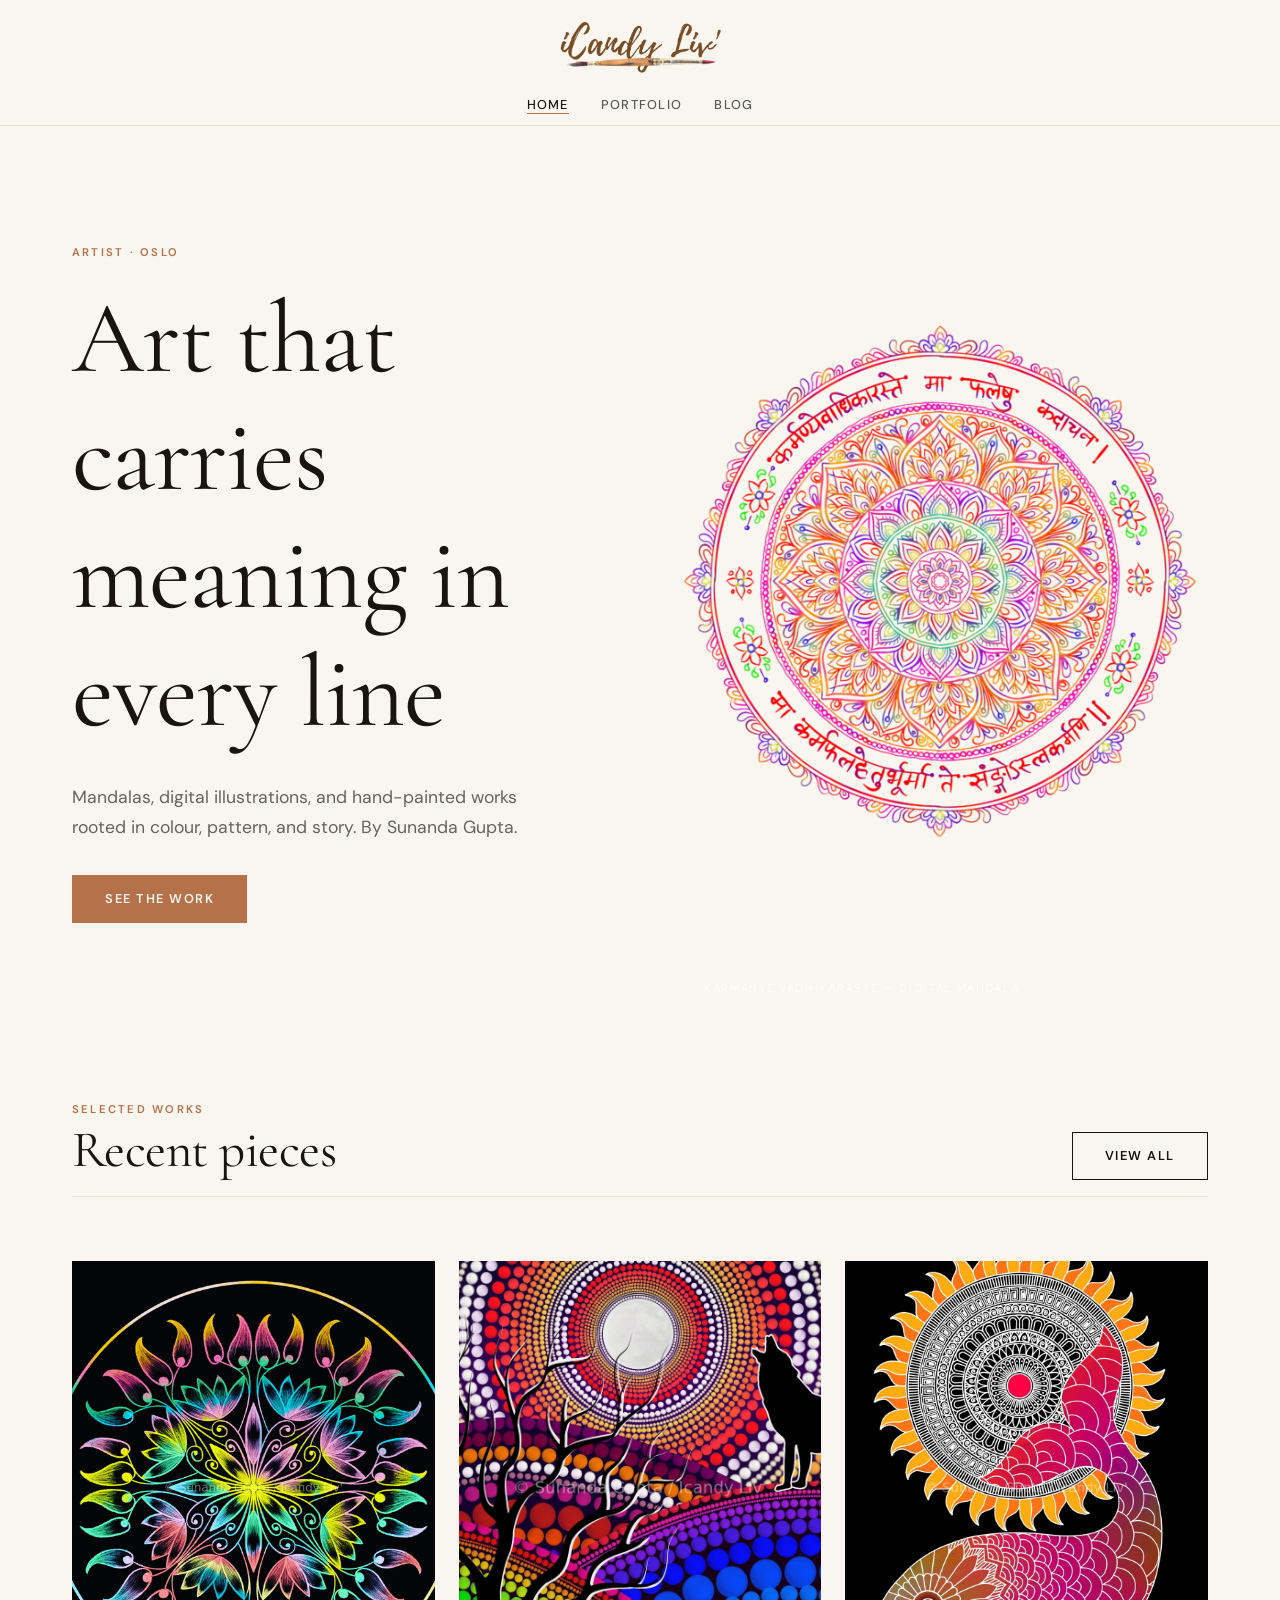
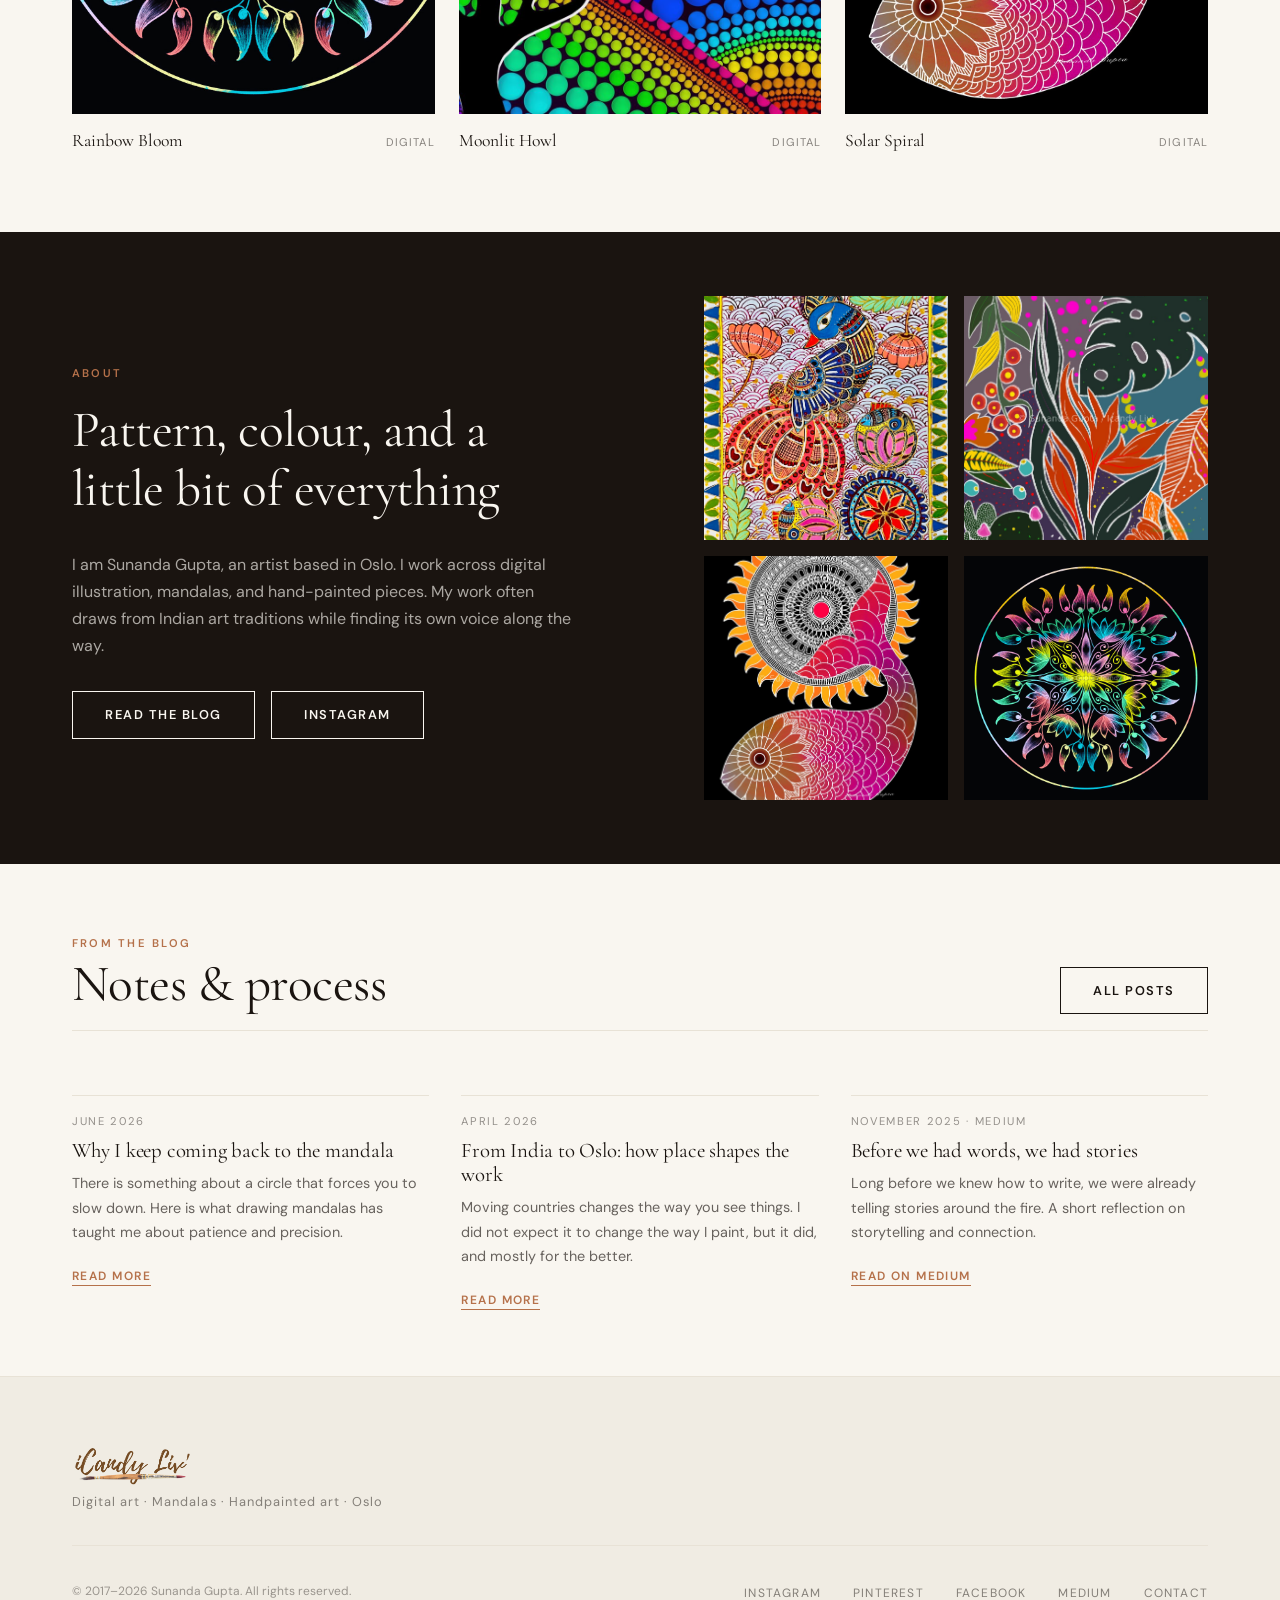
<file: index.html>
<!DOCTYPE html>
<html lang="en">
<head>
  <meta charset="UTF-8" />
  <link rel="icon" type="image/x-icon" href="favicon.ico" />
  <link rel="icon" type="image/png" sizes="32x32" href="favicon-32.png" />
  <link rel="apple-touch-icon" sizes="180x180" href="apple-touch-icon.png" />
  <meta name="viewport" content="width=device-width, initial-scale=1.0" />
  <title>iCandy Liv'</title>
  <meta name="description" content="Digital art, mandalas and handpainted works by Sunanda Gupta, based in Oslo. Explore the portfolio and read about the process behind each piece." />
  <meta property="og:title" content="iCandy Liv'" />
  <meta property="og:description" content="Digital art, mandalas and handpainted works by Sunanda Gupta, based in Oslo." />
  <meta property="og:image" content="https://sunanda-gupta.github.io/IcandyLiv/images/IMG_6797.jpg" />
  <meta property="og:url" content="https://sunanda-gupta.github.io/IcandyLiv/" />
  <meta property="og:type" content="website" />
  <meta property="og:site_name" content="iCandy Liv'" />
  <link rel="preconnect" href="https://fonts.googleapis.com" />
  <link rel="preconnect" href="https://fonts.gstatic.com" crossorigin />
  <link rel="preconnect" href="https://fonts.gstatic.com" crossorigin />
  <link href="https://fonts.googleapis.com/css2?family=Great+Vibes&family=Cormorant+Garamond:ital,wght@0,300;0,400;0,600;1,300;1,400&family=DM+Sans:wght@400;500;600&display=swap" rel="stylesheet" />
  <link rel="stylesheet" href="css/style.css" />
</head>
<body>

  <nav>
  <a href="index.html" class="nav-logo"><img src="logo.png" alt="iCandy Liv'" style="height:70px;width:auto;display:block;" /></a>
  <ul class="nav-links">
    <li><a href="index.html" class="active">Home</a></li>
    <li><a href="portfolio.html">Portfolio</a></li>
    <li><a href="blog.html">Blog</a></li>
  </ul>
</nav>

  <!-- HERO -->
  <section class="hero container">
    <div class="hero-text">
      <span class="eyebrow">Artist · Oslo</span>
      <h1>Art that carries meaning in every line</h1>
      <p>Mandalas, digital illustrations, and hand-painted works rooted in colour, pattern, and story. By Sunanda Gupta.</p>
      <a href="portfolio.html" class="btn btn-clay">See the work</a>
    </div>
    <div class="hero-image" style="display:flex;align-items:center;justify-content:center;background:#f9f6f0;">
      <div style="position:relative;width:100%;max-width:600px;aspect-ratio:1;">
        <img src="images/IMG_6797-home.png" alt="Mandala with Sanskrit verse by Sunanda Gupta" oncontextmenu="return false;" draggable="false" style="width:100%;height:100%;object-fit:contain;display:block;pointer-events:none;" />
      </div>
      <span class="art-label">Karmanye Vadhikaraste — Digital Mandala</span>
    </div>
  </section>

  <!-- SELECTED WORKS -->
  <section>
    <div class="container">
      <div class="section-header">
        <div>
          <span class="eyebrow">Selected Works</span>
          <h2>Recent pieces</h2>
        </div>
        <a href="portfolio.html" class="btn">View all</a>
      </div>

      <div class="portfolio-grid">
        <article class="art-card">
          <div class="art-thumb">
            <img src="images/IMG_007.jpg" alt="Rainbow floral mandala" style="width:100%;height:100%;object-fit:cover;" />
          </div>
          <div class="art-info">
            <span class="art-title">Rainbow Bloom</span>
            <span class="art-medium">Digital</span>
          </div>
        </article>

        <article class="art-card">
          <div class="art-thumb">
            <img src="images/IMG_4028.jpg" alt="Wolf howling at moon dot art" style="width:100%;height:100%;object-fit:cover;" />
          </div>
          <div class="art-info">
            <span class="art-title">Moonlit Howl</span>
            <span class="art-medium">Digital</span>
          </div>
        </article>

        <article class="art-card">
          <div class="art-thumb">
            <img src="images/IMG_6643.jpg" alt="Sun and fish spiral mandala" style="width:100%;height:100%;object-fit:cover;" />
          </div>
          <div class="art-info">
            <span class="art-title">Solar Spiral</span>
            <span class="art-medium">Digital</span>
          </div>
        </article>
      </div>
    </div>
  </section>

  <!-- ABOUT STRIP -->
  <div class="about-strip">
    <div class="container">
      <div>
        <span class="eyebrow">About</span>
        <h2>Pattern, colour, and a little bit of everything</h2>
        <p>I am Sunanda Gupta, an artist based in Oslo. I work across digital illustration, mandalas, and hand-painted pieces. My work often draws from Indian art traditions while finding its own voice along the way.</p>
        <div style="display:flex;gap:1rem;flex-wrap:wrap;margin-top:1.5rem;">
          <a href="blog.html" class="btn">Read the blog</a>
          <a href="https://www.instagram.com/icandyliv/" target="_blank" rel="noopener" class="btn">Instagram</a>
        </div>
      </div>
      <div class="about-media">
        <img src="images/IMG_0175.jpg" alt="Peacock Madhubani painting" style="width:100%;aspect-ratio:1;object-fit:cover;" />
        <img src="images/IMG_6646.jpg" alt="Tropical botanical illustration" style="width:100%;aspect-ratio:1;object-fit:cover;" />
        <img src="images/IMG_6643.jpg" alt="Sun spiral mandala" style="width:100%;aspect-ratio:1;object-fit:cover;" />
        <img src="images/IMG_007.jpg" alt="Rainbow mandala" style="width:100%;aspect-ratio:1;object-fit:cover;" />
      </div>
    </div>
  </div>

  <!-- BLOG PREVIEW -->
  <section>
    <div class="container">
      <div class="section-header">
        <div>
          <span class="eyebrow">From the Blog</span>
          <h2>Notes &amp; process</h2>
        </div>
        <a href="blog.html" class="btn">All posts</a>
      </div>

      <div class="blog-grid">
        <article class="blog-card">
          <p class="blog-date">June 2026</p>
          <h3>Why I keep coming back to the mandala</h3>
          <p>There is something about a circle that forces you to slow down. Here is what drawing mandalas has taught me about patience and precision.</p>
          <a href="blog/post-1.html" class="read-more">Read more</a>
        </article>

        <article class="blog-card">
          <p class="blog-date">April 2026</p>
          <h3>From India to Oslo: how place shapes the work</h3>
          <p>Moving countries changes the way you see things. I did not expect it to change the way I paint, but it did, and mostly for the better.</p>
          <a href="blog/post-3.html" class="read-more">Read more</a>
        </article>

        <article class="blog-card">
          <p class="blog-date">November 2025 · Medium</p>
          <h3>Before we had words, we had stories</h3>
          <p>Long before we knew how to write, we were already telling stories around the fire. A short reflection on storytelling and connection.</p>
          <a href="https://medium.com/design-bootcamp/before-we-had-words-we-had-stories-49b2358420b8" target="_blank" rel="noopener" class="read-more">Read on Medium</a>
        </article>
        
      </div>
    </div>
  </section>

  <!-- FOOTER -->
  <footer>
    <div class="container">
     <a href="index.html" class="footer-logo"><img src="logo.png" alt="iCandy Liv'" style="height:50px;width:auto;" /></a>
      <p class="footer-tagline">Digital art · Mandalas · Handpainted art · Oslo</p>
      <div class="footer-inner">
        <span class="copyright">© 2017–2026 Sunanda Gupta. All rights reserved.</span>
        <ul class="footer-links">
          <li><a href="https://www.instagram.com/icandyliv/" target="_blank" rel="noopener">Instagram</a></li>
          <li><a href="https://no.pinterest.com/guptasunanda19/" target="_blank" rel="noopener">Pinterest</a></li>
          <li><a href="https://www.facebook.com/icandyliv/" target="_blank" rel="noopener">Facebook</a></li>
          <li><a href="https://medium.com/@sunandagupta" target="_blank" rel="noopener">Medium</a></li>
          <li><a href="mailto:icandyliv@gmail.com">Contact</a></li>
        </ul>
      </div>
    </div>
  </footer>

<script>document.querySelectorAll("img").forEach(img=>{img.addEventListener("contextmenu",e=>e.preventDefault());img.setAttribute("draggable","false");});</script>
</body>
</html>
</file>
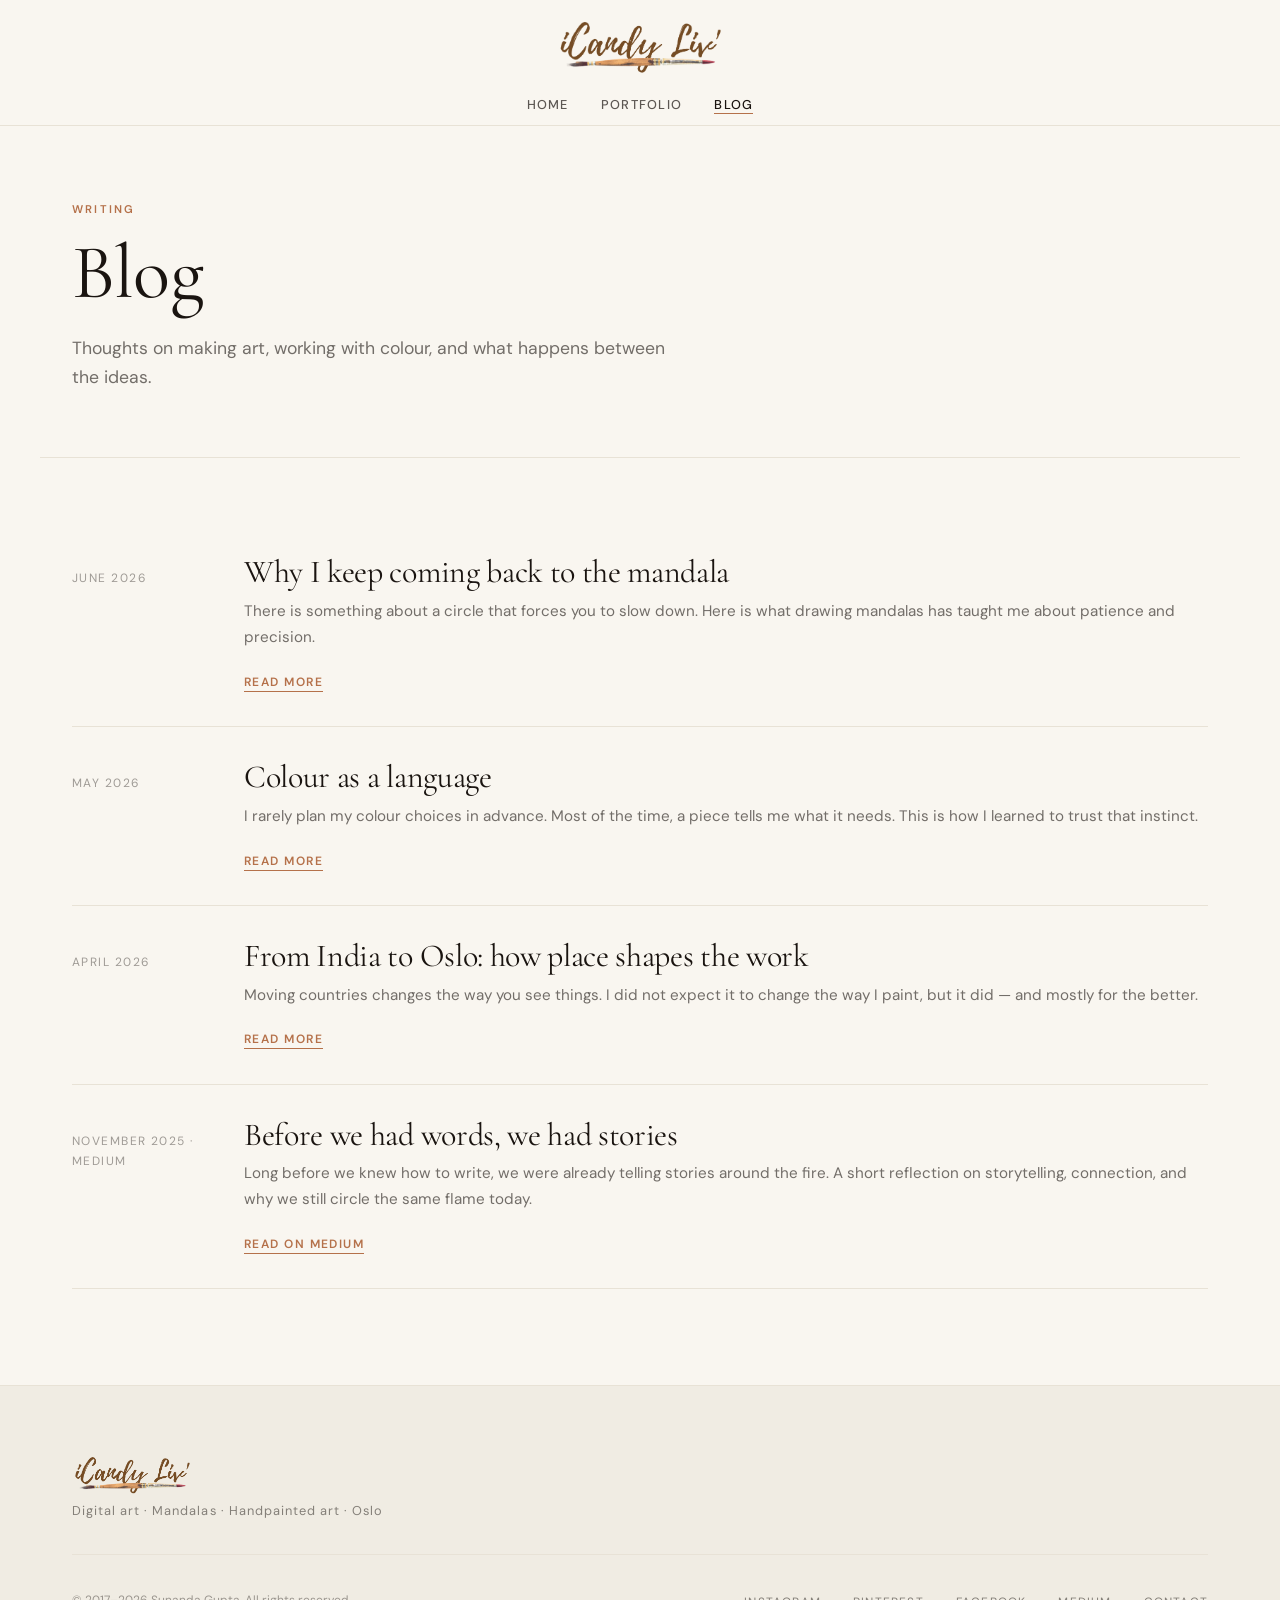
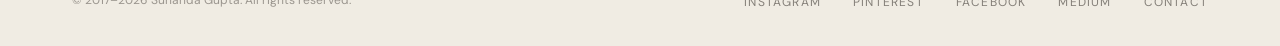
<file: blog.html>
<!DOCTYPE html>
<html lang="en">
<head>
  <meta charset="UTF-8" />
  <link rel="icon" type="image/x-icon" href="favicon.ico" />
  <link rel="icon" type="image/png" sizes="32x32" href="favicon-32.png" />
  <link rel="apple-touch-icon" sizes="180x180" href="apple-touch-icon.png" />
  <meta name="viewport" content="width=device-width, initial-scale=1.0" />
  <title>Blog | iCandy Liv'</title>
  <meta name="description" content="Notes on making art, working with colour, mandalas and what it means to create across two cultures. By Sunanda Gupta." />
  <meta property="og:title" content="Blog | iCandy Liv'" />
  <meta property="og:description" content="Notes on making art, working with colour, mandalas and what it means to create across two cultures. By Sunanda Gupta." />
  <meta property="og:image" content="https://sunanda-gupta.github.io/IcandyLiv/images/IMG_6797.jpg" />
  <meta property="og:url" content="https://sunanda-gupta.github.io/IcandyLiv/blog.html" />
  <meta property="og:type" content="website" />
  <meta property="og:site_name" content="iCandy Liv'" />
  <link rel="preconnect" href="https://fonts.googleapis.com" />
  <link rel="preconnect" href="https://fonts.gstatic.com" crossorigin />
  <link rel="preconnect" href="https://fonts.gstatic.com" crossorigin />
  <link href="https://fonts.googleapis.com/css2?family=Great+Vibes&family=Cormorant+Garamond:ital,wght@0,300;0,400;0,600;1,300;1,400&family=DM+Sans:wght@400;500;600&display=swap" rel="stylesheet" />
  <link rel="stylesheet" href="css/style.css" />
  <style>
    .blog-full { padding-bottom: 6rem; }
    .blog-list { display: flex; flex-direction: column; }
    .blog-list-item {
      display: grid;
      grid-template-columns: 140px 1fr;
      gap: 2rem;
      padding: 2rem 0;
      border-bottom: 1px solid var(--dust);
      align-items: baseline;
    }
    .blog-list-item .date { font-size:0.75rem; letter-spacing:0.12em; text-transform:uppercase; opacity:0.4; padding-top:0.3rem; }
    .blog-list-item h2 { font-size: clamp(1.4rem, 2.5vw, 2rem); margin-bottom:0.5rem; transition: color 0.2s; }
    .blog-list-item:hover h2 { color: var(--clay); }
    .blog-list-item p { opacity:0.6; font-size:0.95rem; margin-bottom:1rem; }
    @media (max-width:600px) { .blog-list-item { grid-template-columns:1fr; gap:0.25rem; } }
  </style>
</head>
<body>

 <nav>
  <a href="index.html" class="nav-logo"><img src="logo.png" alt="iCandy Liv'" style="height:70px;width:auto;display:block;" /></a>
  <ul class="nav-links">
    <li><a href="index.html">Home</a></li>
    <li><a href="portfolio.html">Portfolio</a></li>
    <li><a href="blog.html" class="active">Blog</a></li>
  </ul>
</nav>

  <div class="container page-header">
    <span class="eyebrow">Writing</span>
    <h1>Blog</h1>
    <p>Thoughts on making art, working with colour, and what happens between the ideas.</p>
  </div>

  <div class="container blog-full">
    <div class="blog-list">

      <a href="blog/post-1.html">
        <div class="blog-list-item">
          <span class="date">June 2026</span>
          <div>
            <h2>Why I keep coming back to the mandala</h2>
            <p>There is something about a circle that forces you to slow down. Here is what drawing mandalas has taught me about patience and precision.</p>
            <span class="read-more">Read more</span>
          </div>
        </div>
      </a>

      <a href="blog/post-2.html">
        <div class="blog-list-item">
          <span class="date">May 2026</span>
          <div>
            <h2>Colour as a language</h2>
            <p>I rarely plan my colour choices in advance. Most of the time, a piece tells me what it needs. This is how I learned to trust that instinct.</p>
            <span class="read-more">Read more</span>
          </div>
        </div>
      </a>

      <a href="blog/post-3.html">
        <div class="blog-list-item">
          <span class="date">April 2026</span>
          <div>
            <h2>From India to Oslo: how place shapes the work</h2>
            <p>Moving countries changes the way you see things. I did not expect it to change the way I paint, but it did — and mostly for the better.</p>
            <span class="read-more">Read more</span>
          </div>
        </div>
      </a>

      <a href="https://medium.com/design-bootcamp/before-we-had-words-we-had-stories-49b2358420b8" target="_blank" rel="noopener">
        <div class="blog-list-item">
          <span class="date">November 2025 · Medium</span>
          <div>
            <h2>Before we had words, we had stories</h2>
            <p>Long before we knew how to write, we were already telling stories around the fire. A short reflection on storytelling, connection, and why we still circle the same flame today.</p>
            <span class="read-more">Read on Medium</span>
          </div>
        </div>
      </a>

    </div>
  </div>

  <footer>
    <div class="container">
      <a href="index.html" class="footer-logo"><img src="logo.png" alt="iCandy Liv'" style="height:50px;width:auto;" /></a>
      <p class="footer-tagline">Digital art · Mandalas · Handpainted art · Oslo</p>
      <div class="footer-inner">
        <span class="copyright">© 2017–2026 Sunanda Gupta. All rights reserved.</span>
        <ul class="footer-links">
          <li><a href="https://www.instagram.com/icandyliv/" target="_blank" rel="noopener">Instagram</a></li>
          <li><a href="https://no.pinterest.com/guptasunanda19/" target="_blank" rel="noopener">Pinterest</a></li>
          <li><a href="https://www.facebook.com/icandyliv/" target="_blank" rel="noopener">Facebook</a></li>
          <li><a href="https://medium.com/@sunandagupta" target="_blank" rel="noopener">Medium</a></li>
          <li><a href="mailto:icandyliv@gmail.com">Contact</a></li>
        </ul>
      </div>
    </div>
  </footer>

  <script>
    document.querySelectorAll('img').forEach(img => {
      img.addEventListener('contextmenu', e => e.preventDefault());
      img.setAttribute('draggable', 'false');
    });
  </script>

</body>
</html>
</file>
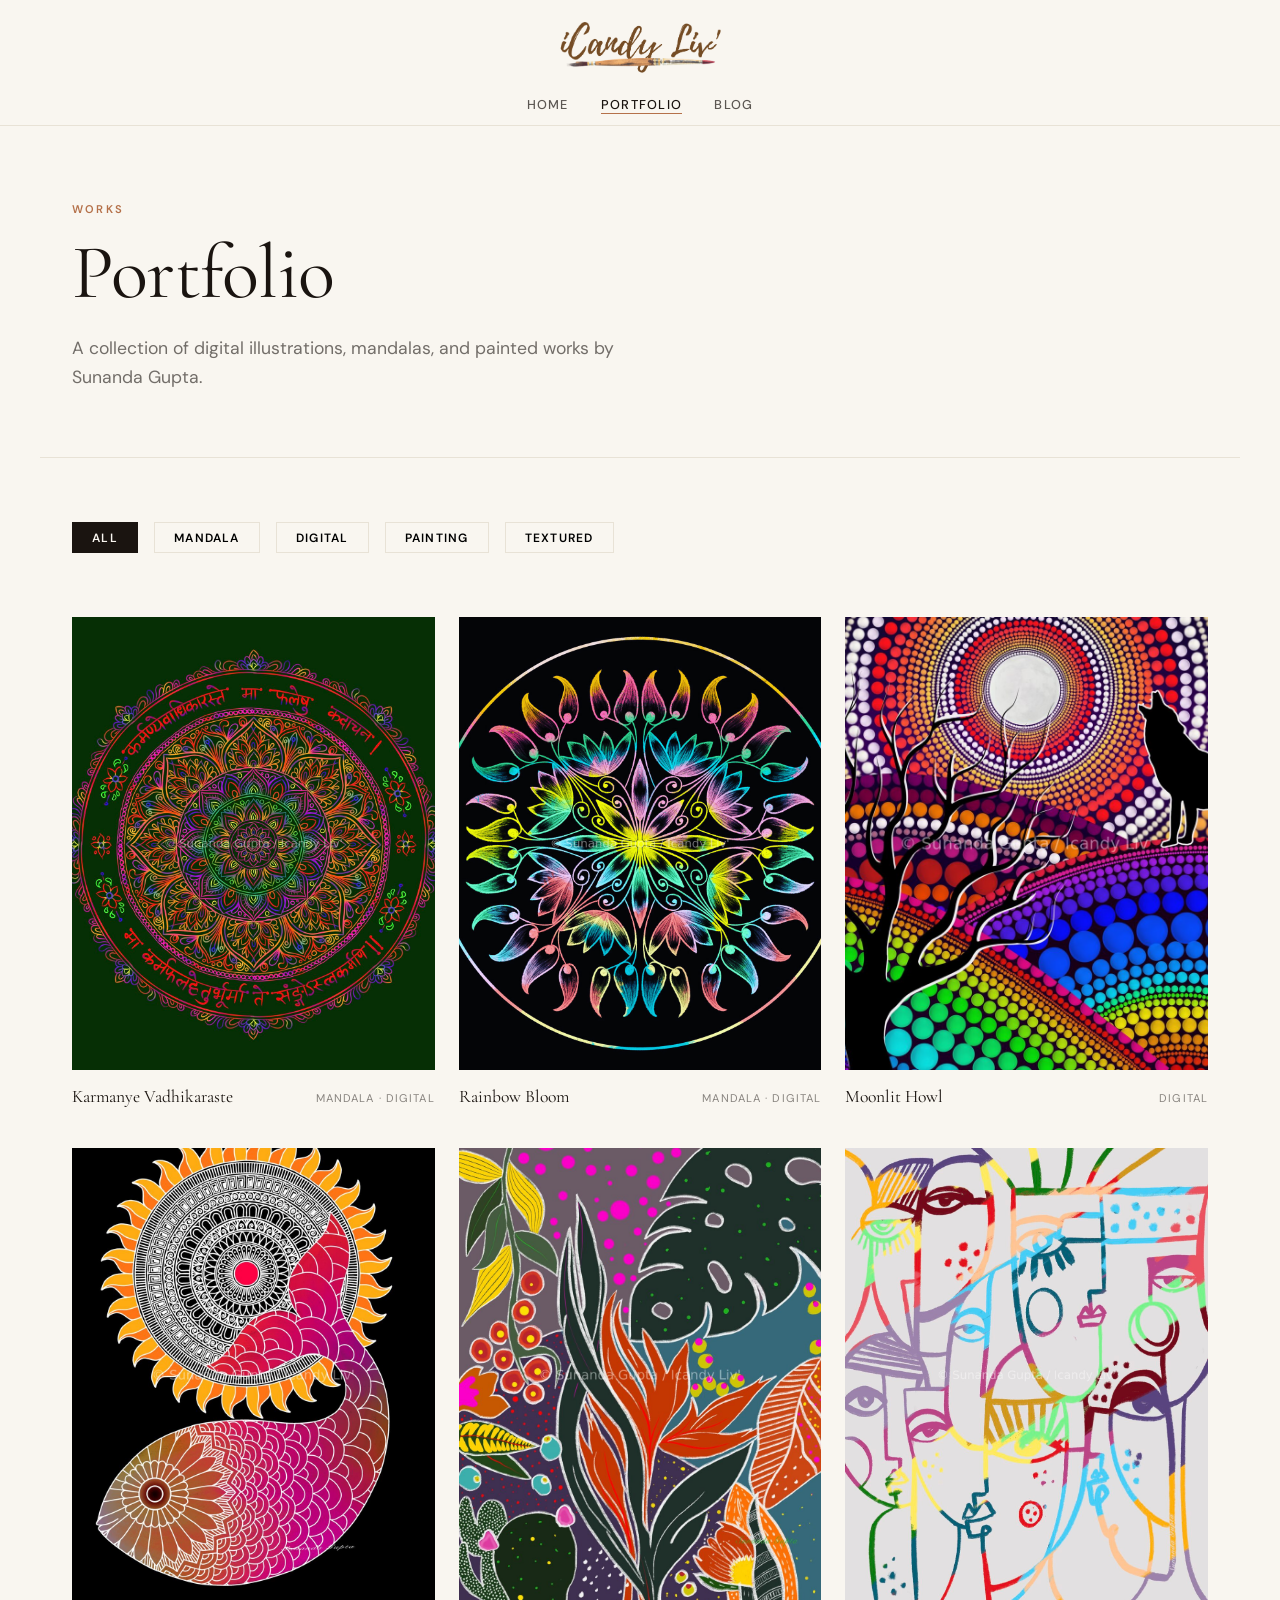
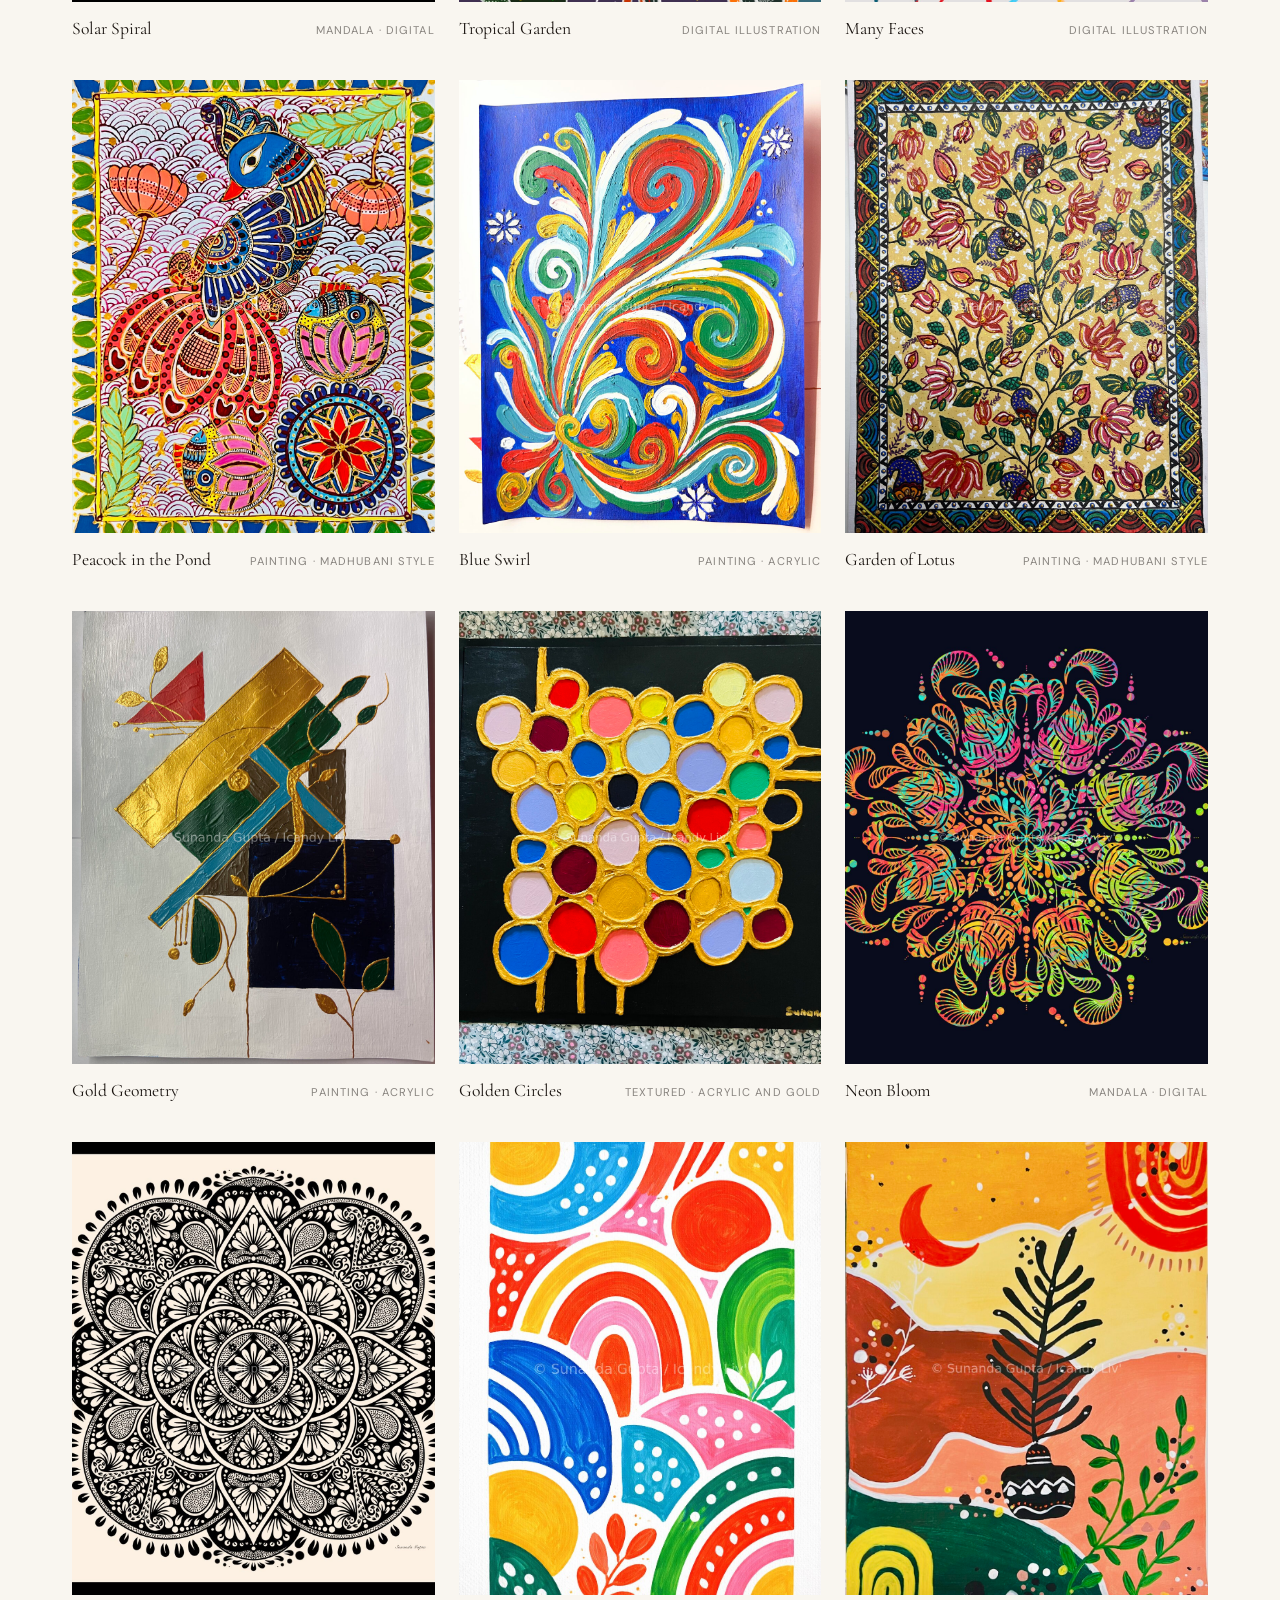
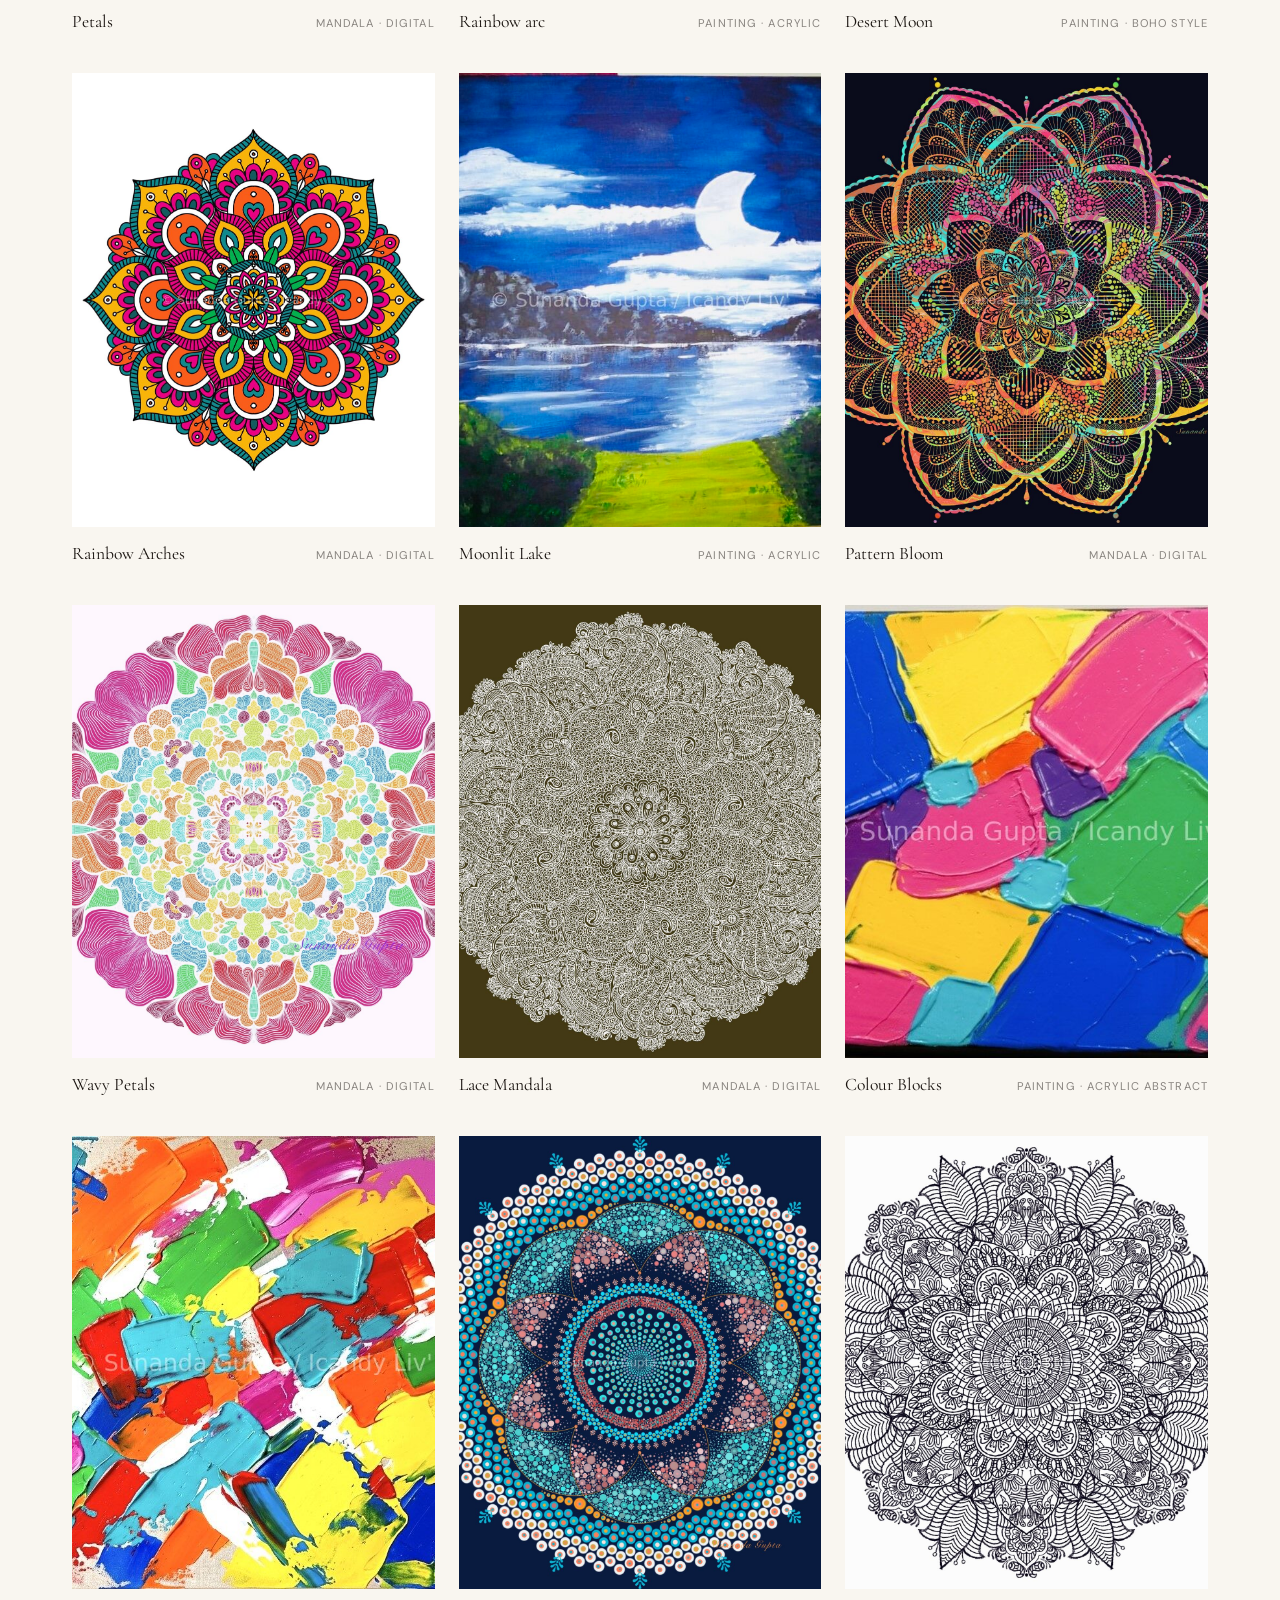
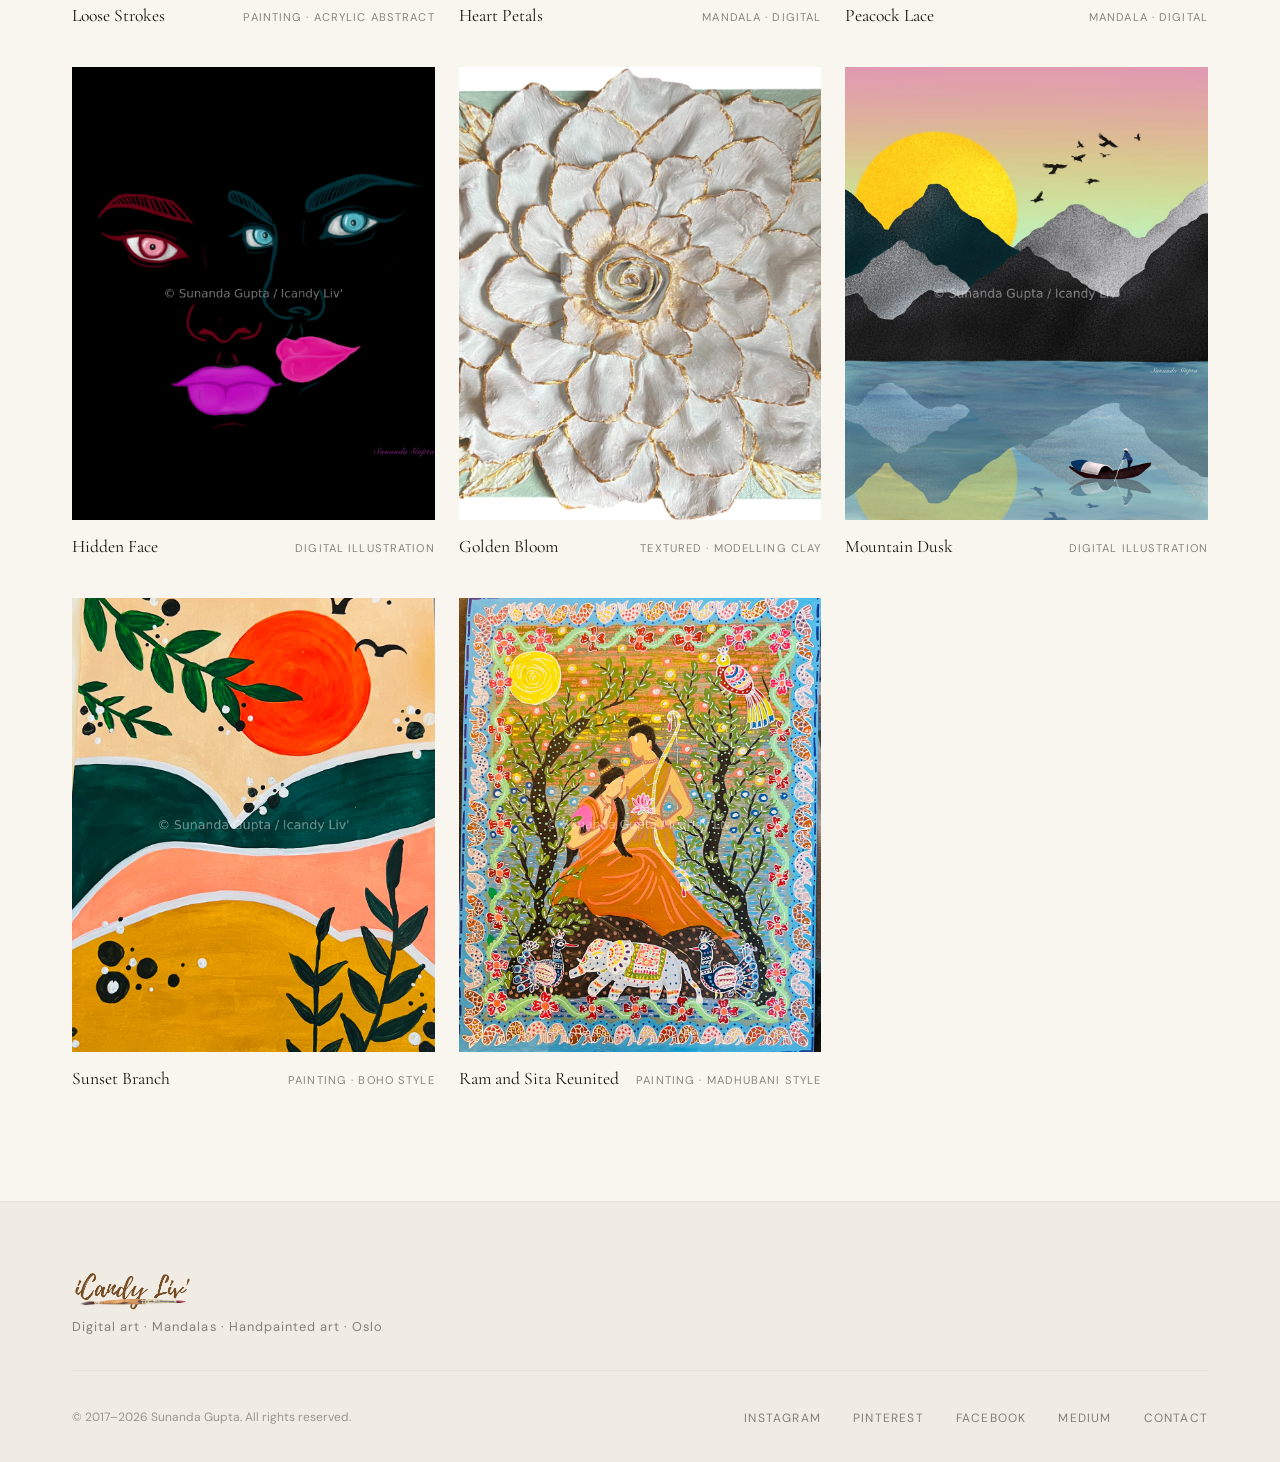
<file: portfolio.html>
<!DOCTYPE html>
<html lang="en">
<head>
  <meta charset="UTF-8" />
  <link rel="icon" type="image/x-icon" href="favicon.ico" />
  <link rel="icon" type="image/png" sizes="32x32" href="favicon-32.png" />
  <link rel="apple-touch-icon" sizes="180x180" href="apple-touch-icon.png" />
  <meta name="viewport" content="width=device-width, initial-scale=1.0" />
  <title>Portfolio | iCandy Liv'</title>
  <meta name="description" content="Browse the full portfolio of Sunanda Gupta — mandalas, digital illustrations, Madhubani paintings and textured works." />
  <meta property="og:title" content="Portfolio | iCandy Liv'" />
  <meta property="og:description" content="Browse the full portfolio of Sunanda Gupta — mandalas, digital illustrations, Madhubani paintings and textured works." />
  <meta property="og:image" content="https://sunanda-gupta.github.io/IcandyLiv/images/IMG_6797.jpg" />
  <meta property="og:url" content="https://sunanda-gupta.github.io/IcandyLiv/portfolio.html" />
  <meta property="og:type" content="website" />
  <meta property="og:site_name" content="iCandy Liv'" />
  <link rel="preconnect" href="https://fonts.googleapis.com" />
  <link rel="preconnect" href="https://fonts.gstatic.com" crossorigin />
  <link href="https://fonts.googleapis.com/css2?family=Great+Vibes&family=Cormorant+Garamond:ital,wght@0,300;0,400;0,600;1,300;1,400&family=DM+Sans:wght@400;500;600&display=swap" rel="stylesheet" />
  <link rel="stylesheet" href="css/style.css" />
  <style>.portfolio-full { padding-bottom: 6rem; }</style>
</head>
<body>

  <nav>
  <a href="index.html" class="nav-logo"><img src="logo.png" alt="iCandy Liv'" style="height:70px;width:auto;display:block;" /></a>
  <ul class="nav-links">
    <li><a href="index.html">Home</a></li>
    <li><a href="portfolio.html" class="active">Portfolio</a></li>
    <li><a href="blog.html">Blog</a></li>
  </ul>
</nav>

  <div class="container page-header">
    <span class="eyebrow">Works</span>
    <h1>Portfolio</h1>
    <p>A collection of digital illustrations, mandalas, and painted works by Sunanda Gupta.</p>
  </div>

  <div class="container portfolio-full">
    <div class="filter-tabs">
      <button class="filter-tab active" onclick="filterWork(this, 'all')">All</button>
      <button class="filter-tab" onclick="filterWork(this, 'mandala')">Mandala</button>
      <button class="filter-tab" onclick="filterWork(this, 'digital')">Digital</button>
      <button class="filter-tab" onclick="filterWork(this, 'painting')">Painting</button>
      <button class="filter-tab" onclick="filterWork(this, 'textured')">Textured</button>
    </div>

    <div class="portfolio-grid large" id="portfolio-grid">

      <article class="art-card" data-type="mandala">
        <div class="art-thumb">
          <img src="images/IMG_6797.jpg" alt="Mandala with Sanskrit Bhagavad Gita verse" style="width:100%;height:100%;object-fit:cover;" />
        </div>
        <div class="art-info">
          <span class="art-title">Karmanye Vadhikaraste</span>
          <span class="art-medium">Mandala · Digital</span>
        </div>
      </article>

      <article class="art-card" data-type="mandala">
        <div class="art-thumb">
          <img src="images/IMG_007.jpg" alt="Rainbow floral mandala on black" style="width:100%;height:100%;object-fit:cover;" />
        </div>
        <div class="art-info">
          <span class="art-title">Rainbow Bloom</span>
          <span class="art-medium">Mandala · Digital</span>
        </div>
      </article>

      <article class="art-card" data-type="digital">
        <div class="art-thumb">
          <img src="images/IMG_4028.jpg" alt="Wolf howling at full moon dot art landscape" style="width:100%;height:100%;object-fit:cover;" />
        </div>
        <div class="art-info">
          <span class="art-title">Moonlit Howl</span>
          <span class="art-medium">Digital</span>
        </div>
      </article>

      <article class="art-card" data-type="mandala">
        <div class="art-thumb">
          <img src="images/IMG_6643.jpg" alt="Sun and fish spiral mandala on black" style="width:100%;height:100%;object-fit:cover;" />
        </div>
        <div class="art-info">
          <span class="art-title">Solar Spiral</span>
          <span class="art-medium">Mandala · Digital</span>
        </div>
      </article>

      <article class="art-card" data-type="digital">
        <div class="art-thumb">
          <img src="images/IMG_6646.jpg" alt="Tropical botanical illustration with monstera and birds of paradise" style="width:100%;height:100%;object-fit:cover;" />
        </div>
        <div class="art-info">
          <span class="art-title">Tropical Garden</span>
          <span class="art-medium">Digital Illustration</span>
        </div>
      </article>

      <article class="art-card" data-type="digital">
        <div class="art-thumb">
          <img src="images/IMG_6648.jpg" alt="Abstract colourful faces line art" style="width:100%;height:100%;object-fit:cover;" />
        </div>
        <div class="art-info">
          <span class="art-title">Many Faces</span>
          <span class="art-medium">Digital Illustration</span>
        </div>
      </article>

      <article class="art-card" data-type="painting">
        <div class="art-thumb">
          <img src="images/IMG_0175.jpg" alt="Madhubani style peacock painting with fish and lotus" style="width:100%;height:100%;object-fit:cover;" />
        </div>
        <div class="art-info">
          <span class="art-title">Peacock in the Pond</span>
          <span class="art-medium">Painting · Madhubani style</span>
        </div>
      </article>

      <article class="art-card" data-type="painting">
        <div class="art-thumb">
          <img src="images/IMG_5077.jpg" alt="Blue canvas with colourful swirling acrylic brushstrokes" style="width:100%;height:100%;object-fit:cover;" />
        </div>
        <div class="art-info">
          <span class="art-title">Blue Swirl</span>
          <span class="art-medium">Painting · Acrylic</span>
        </div>
      </article>

      <article class="art-card" data-type="painting">
        <div class="art-thumb">
          <img src="images/IMG_5120.jpg" alt="Floral Madhubani painting with lotus and botanical motifs" style="width:100%;height:100%;object-fit:cover;" />
        </div>
        <div class="art-info">
          <span class="art-title">Garden of Lotus</span>
          <span class="art-medium">Painting · Madhubani style</span>
        </div>
      </article>

      <article class="art-card" data-type="painting">
        <div class="art-thumb">
          <img src="images/IMG_5094.jpg" alt="Abstract textured painting with gold geometric shapes" style="width:100%;height:100%;object-fit:cover;" />
        </div>
        <div class="art-info">
          <span class="art-title">Gold Geometry</span>
          <span class="art-medium">Painting · Acrylic</span>
        </div>
      </article>

      <article class="art-card" data-type="textured">
        <div class="art-thumb">
          <img src="images/IMG_9386.jpg" alt="Textured canvas with gold circles filled with colour" style="width:100%;height:100%;object-fit:cover;" />
        </div>
        <div class="art-info">
          <span class="art-title">Golden Circles</span>
          <span class="art-medium">Textured · Acrylic and Gold</span>
        </div>
      </article>

      <article class="art-card" data-type="mandala">
        <div class="art-thumb">
          <img src="images/IMG_4119.jpg" alt="Colourful neon mandala on navy background" style="width:100%;height:100%;object-fit:cover;" />
        </div>
        <div class="art-info">
          <span class="art-title">Neon Bloom</span>
          <span class="art-medium">Mandala · Digital</span>
        </div>
      </article>

      <article class="art-card" data-type="mandala">
        <div class="art-thumb">
          <img src="images/IMG_4507.jpg" alt="Colourful mandala with peacock feather and heart motifs" style="width:100%;height:100%;object-fit:cover;" />
        </div>
        <div class="art-info">
          <span class="art-title">Petals</span>
          <span class="art-medium">Mandala · Digital</span>
        </div>
      </article>

      <article class="art-card" data-type="painting">
        <div class="art-thumb">
          <img src="images/IMG_002.jpg" alt="Black and cream intricate mandala design" style="width:100%;height:100%;object-fit:cover;" />
        </div>
        <div class="art-info">
          <span class="art-title">Rainbow arc</span>
          <span class="art-medium">Painting · Acrylic</span>
        </div>
      </article>

      <article class="art-card" data-type="painting">
        <div class="art-thumb">
          <img src="images/IMG_006.jpg" alt="Desert landscape painting with moon, sun and black plant" style="width:100%;height:100%;object-fit:cover;" />
        </div>
        <div class="art-info">
          <span class="art-title">Desert Moon</span>
          <span class="art-medium">Painting · Boho Style</span>
        </div>
      </article>

      <article class="art-card" data-type="mandala">
        <div class="art-thumb">
          <img src="images/IMG_6245.jpg" alt="Colourful abstract rainbow shapes painting" style="width:100%;height:100%;object-fit:cover;" />
        </div>
        <div class="art-info">
          <span class="art-title">Rainbow Arches</span>
          <span class="art-medium">Mandala · Digital</span>
        </div>
      </article>

      <article class="art-card" data-type="painting">
        <div class="art-thumb">
          <img src="images/IMG_0115.jpg" alt="Night landscape painting with moon over a lake" style="width:100%;height:100%;object-fit:cover;" />
        </div>
        <div class="art-info">
          <span class="art-title">Moonlit Lake</span>
          <span class="art-medium">Painting · Acrylic</span>
        </div>
      </article>
      
<article class="art-card" data-type="mandala">
        <div class="art-thumb">
          <img src="images/IMG_4095.jpg" alt="Colourful intricate mandala with mixed patterns on navy background" style="width:100%;height:100%;object-fit:cover;" />
        </div>
        <div class="art-info">
          <span class="art-title">Pattern Bloom</span>
          <span class="art-medium">Mandala · Digital</span>
        </div>
      </article>

      <article class="art-card" data-type="mandala">
        <div class="art-thumb">
          <img src="images/IMG_6650.jpg" alt="Pink and rainbow coloured wavy petal mandala" style="width:100%;height:100%;object-fit:cover;" />
        </div>
        <div class="art-info">
          <span class="art-title">Wavy Petals</span>
          <span class="art-medium">Mandala · Digital</span>
        </div>
      </article>

      <article class="art-card" data-type="mandala">
        <div class="art-thumb">
          <img src="images/IMG_6641.jpg" alt="White lace mandala on olive green background" style="width:100%;height:100%;object-fit:cover;" />
        </div>
        <div class="art-info">
          <span class="art-title">Lace Mandala</span>
          <span class="art-medium">Mandala · Digital</span>
        </div>
      </article>

      <article class="art-card" data-type="painting">
        <div class="art-thumb">
          <img src="images/IMG_6793.jpg" alt="Abstract acrylic painting with colourful geometric blocks" style="width:100%;height:100%;object-fit:cover;" />
        </div>
        <div class="art-info">
          <span class="art-title">Colour Blocks</span>
          <span class="art-medium">Painting · Acrylic Abstract</span>
        </div>
      </article>

      <article class="art-card" data-type="painting">
        <div class="art-thumb">
          <img src="images/IMG_6794.jpg" alt="Abstract acrylic painting with loose colourful brushstrokes" style="width:100%;height:100%;object-fit:cover;" />
        </div>
        <div class="art-info">
          <span class="art-title">Loose Strokes</span>
          <span class="art-medium">Painting · Acrylic Abstract</span>
        </div>
      </article>

      <article class="art-card" data-type="mandala">
        <div class="art-thumb">
          <img src="images/IMG_4192.jpg" alt="Pink yellow and teal floral mandala with heart motifs" style="width:100%;height:100%;object-fit:cover;" />
        </div>
        <div class="art-info">
          <span class="art-title">Heart Petals</span>
          <span class="art-medium">Mandala · Digital</span>
        </div>
      </article>

      <article class="art-card" data-type="mandala">
        <div class="art-thumb">
          <img src="images/IMG_5643.jpg" alt="Black and white intricate peacock feather mandala" style="width:100%;height:100%;object-fit:cover;" />
        </div>
        <div class="art-info">
          <span class="art-title">Peacock Lace</span>
          <span class="art-medium">Mandala · Digital</span>
        </div>
      </article>

      <article class="art-card" data-type="digital">
        <div class="art-thumb">
          <img src="images/File_040.jpg" alt="Abstract face illustration with colourful features on black background" style="width:100%;height:100%;object-fit:cover;" />
        </div>
        <div class="art-info">
          <span class="art-title">Hidden Face</span>
          <span class="art-medium">Digital Illustration</span>
        </div>
      </article>

      <article class="art-card" data-type="textured">
        <div class="art-thumb">
         <img src="images/IMG_5742.jpg" alt="White and gold textured clay flower sculpture" style="width:100%;height:100%;object-fit:cover;" />
       </div>
       <div class="art-info">
          <span class="art-title">Golden Bloom</span>
          <span class="art-medium">Textured · Modelling Clay</span>
        </div>
      </article>

      <article class="art-card" data-type="digital">
        <div class="art-thumb">
          <img src="images/IMG_4510.jpg" alt="Mountain landscape illustration with sun and birds at dusk" style="width:100%;height:100%;object-fit:cover;" />
        </div>
        <div class="art-info">
          <span class="art-title">Mountain Dusk</span>
          <span class="art-medium">Digital Illustration</span>
        </div>
      </article>

      <article class="art-card" data-type="painting">
        <div class="art-thumb">
          <img src="images/IMG_0203.jpg" alt="Acrylic painting of sunset landscape with birds and leaves" style="width:100%;height:100%;object-fit:cover;" />
        </div>
        <div class="art-info">
          <span class="art-title">Sunset Branch</span>
          <span class="art-medium">Painting · Boho Style</span>
        </div>
      </article>

      <article class="art-card" data-type="painting">
        <div class="art-thumb">
          <img src="images/IMG_4030.jpg" alt="Madhubani painting of Ram and Sita reunited after the rescue" style="width:100%;height:100%;object-fit:cover;" />
        </div>
        <div class="art-info">
          <span class="art-title">Ram and Sita Reunited</span>
          <span class="art-medium">Painting · Madhubani style</span>
        </div>
      </article>

    </div>
  </div>

  <footer>
    <div class="container">
      <a href="index.html" class="footer-logo"><img src="logo.png" alt="iCandy Liv'" style="height:50px;width:auto;" /></a>
      <p class="footer-tagline">Digital art · Mandalas · Handpainted art · Oslo</p>
      <div class="footer-inner">
        <span class="copyright">© 2017–2026 Sunanda Gupta. All rights reserved.</span>
        <ul class="footer-links">
          <li><a href="https://www.instagram.com/icandyliv/" target="_blank" rel="noopener">Instagram</a></li>
          <li><a href="https://no.pinterest.com/guptasunanda19/" target="_blank" rel="noopener">Pinterest</a></li>
          <li><a href="https://www.facebook.com/icandyliv/" target="_blank" rel="noopener">Facebook</a></li>
          <li><a href="https://medium.com/@sunandagupta" target="_blank" rel="noopener">Medium</a></li>
          <li><a href="mailto:icandyliv@gmail.com">Contact</a></li>
        </ul>
      </div>
    </div>
  </footer>

 <script>
    function filterWork(btn, type) {
      document.querySelectorAll('.filter-tab').forEach(b => b.classList.remove('active'));
      btn.classList.add('active');
      document.querySelectorAll('.art-card').forEach(card => {
        card.style.display = (type === 'all' || card.dataset.type === type) ? '' : 'none';
      });
    }
    document.querySelectorAll('img').forEach(img => {
      img.addEventListener('contextmenu', e => e.preventDefault());
      img.setAttribute('draggable', 'false');
    });

    const lightbox = document.createElement('div');
    lightbox.style.cssText = 'display:none;position:fixed;inset:0;background:rgba(0,0,0,0.92);z-index:999;align-items:center;justify-content:center;cursor:zoom-out;';
    const lightboxImg = document.createElement('img');
    lightboxImg.style.cssText = 'max-width:90vw;max-height:90vh;object-fit:contain;pointer-events:none;';
    lightboxImg.addEventListener('contextmenu', e => e.preventDefault());
    lightboxImg.setAttribute('draggable', 'false');
    lightbox.appendChild(lightboxImg);
    document.body.appendChild(lightbox);

    document.querySelectorAll('.art-card img').forEach(img => {
      img.style.cursor = 'zoom-in';
      img.style.pointerEvents = 'auto';
      img.addEventListener('click', e => {
        lightboxImg.src = img.src;
        lightboxImg.alt = img.alt;
        lightbox.style.display = 'flex';
        document.body.style.overflow = 'hidden';
      });
    });

    lightbox.addEventListener('click', () => {
      lightbox.style.display = 'none';
      document.body.style.overflow = '';
    });

    document.addEventListener('keydown', e => {
      if (e.key === 'Escape') {
        lightbox.style.display = 'none';
        document.body.style.overflow = '';
      }
    });

    // Set active nav link based on current page
    document.querySelectorAll('.nav-links a').forEach(link => {
      const href = link.getAttribute('href');
      const currentPage = window.location.pathname.split('/').pop() || 'index.html';
      if (href === currentPage || (currentPage === '' && href === 'index.html')) {
        link.classList.add('active');
      } else {
        link.classList.remove('active');
      }
    });
  </script>
</body>
</html>
</file>
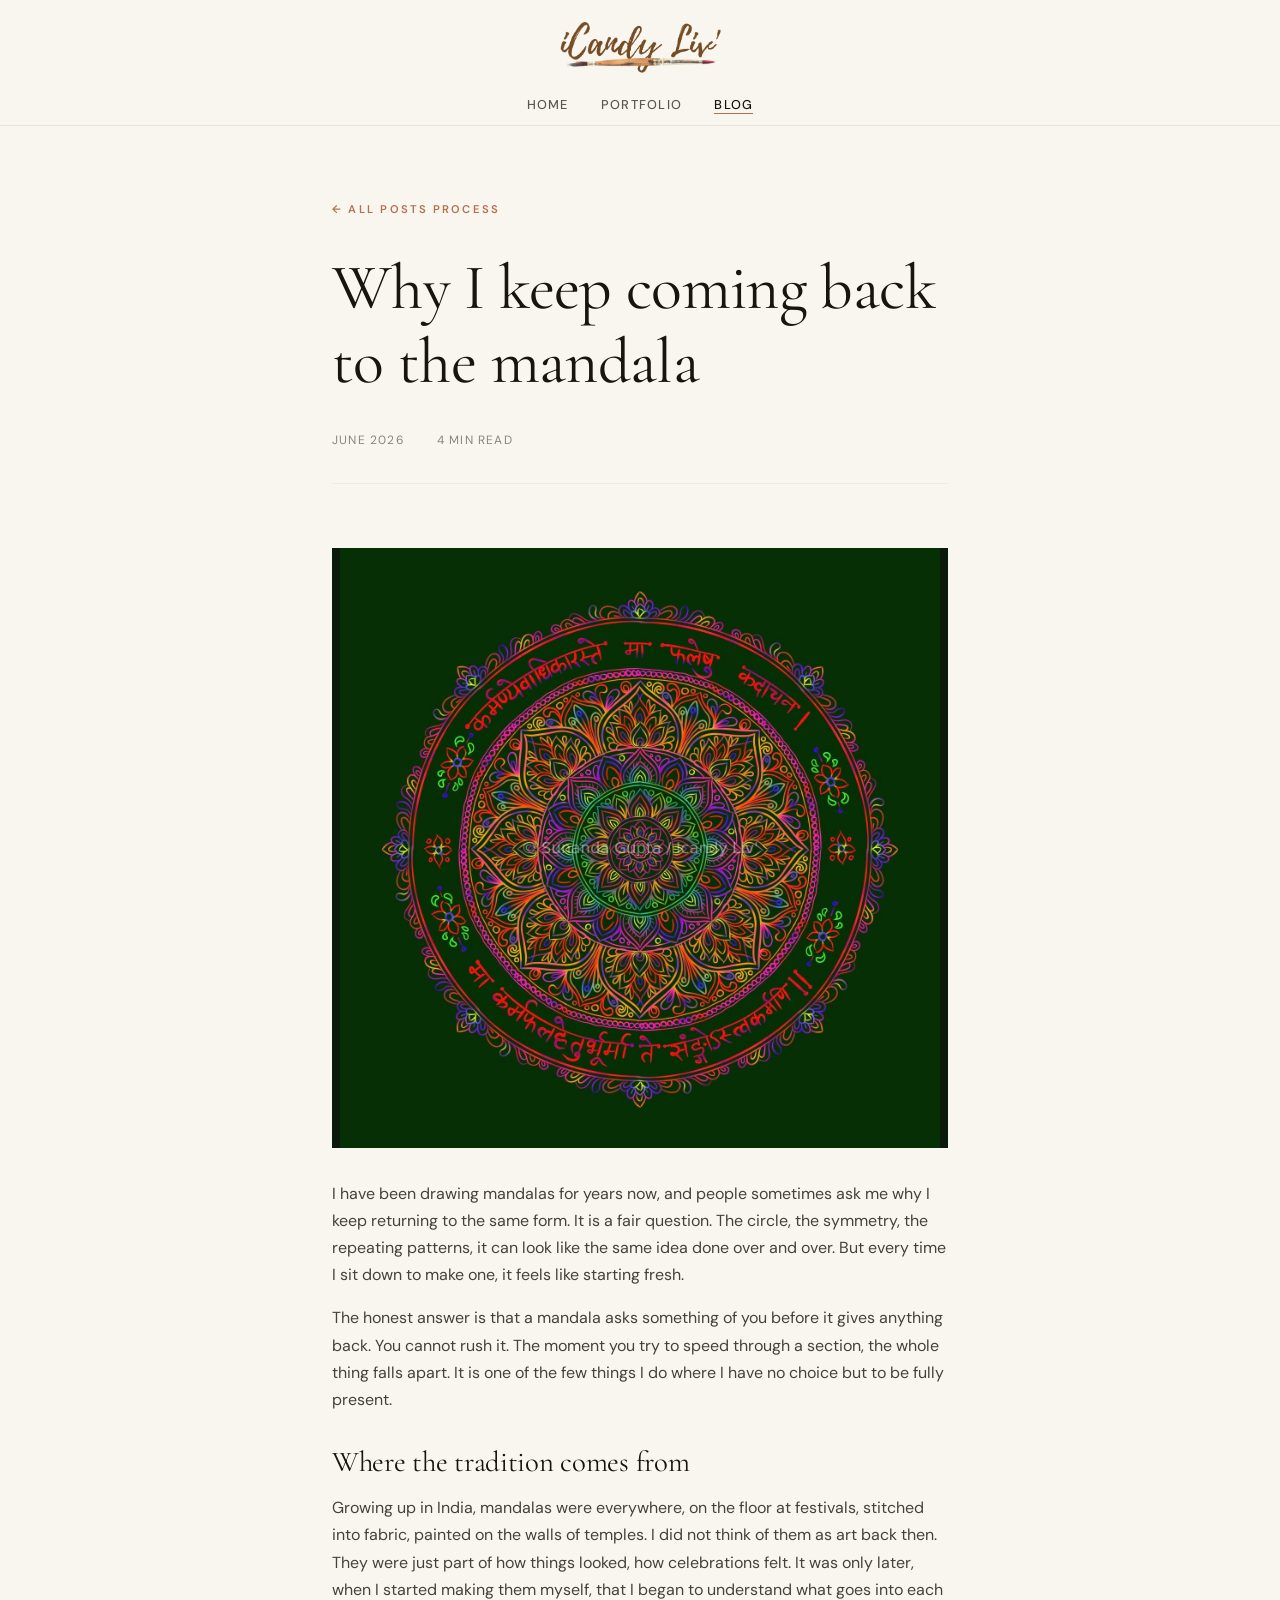
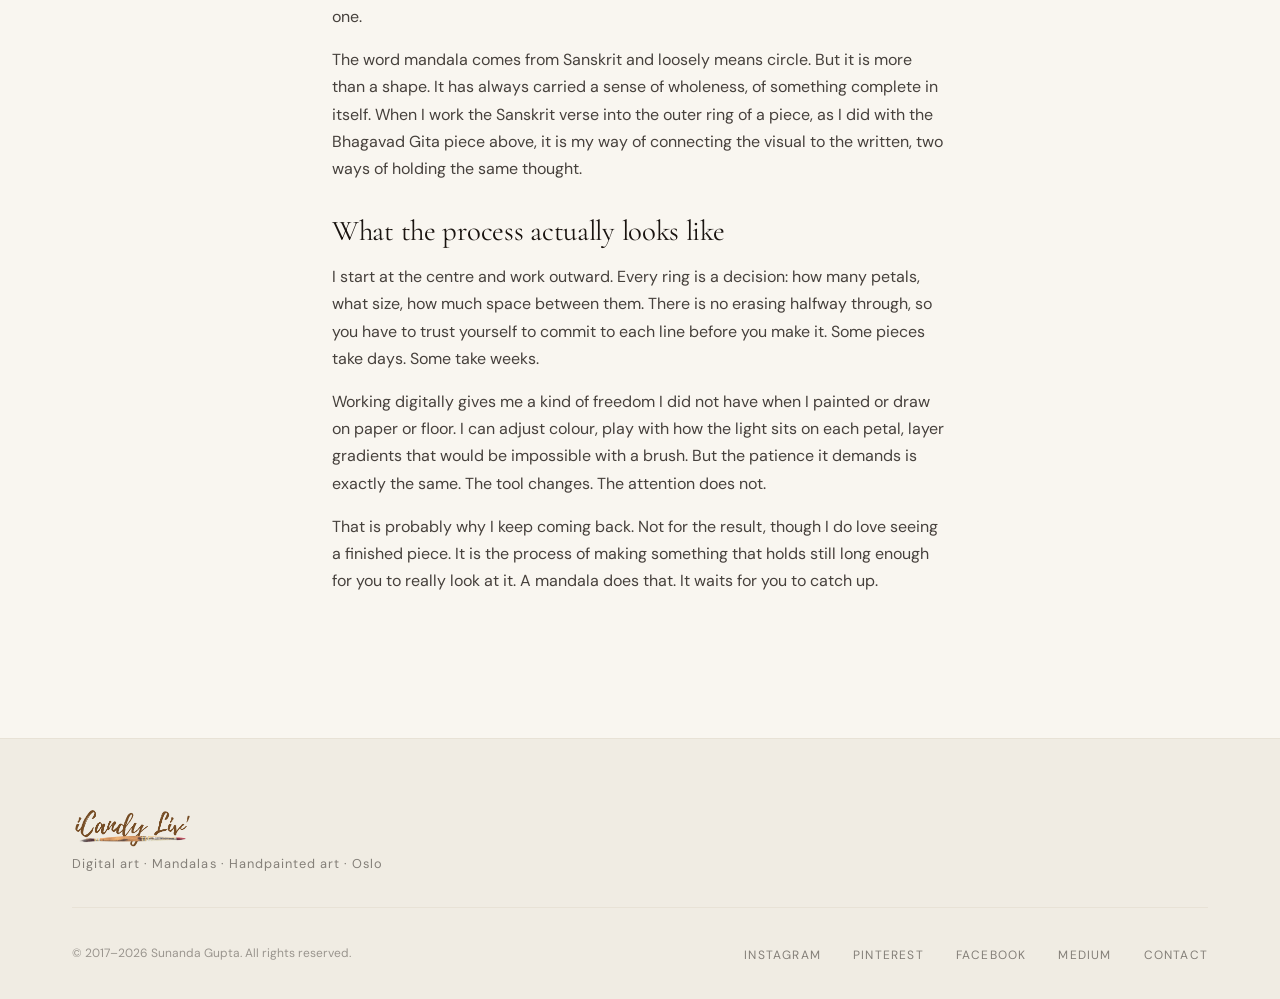
<file: blog/post-1.html>
<!DOCTYPE html>
<html lang="en">
<head>
  <meta charset="UTF-8" />
  <link rel="icon" type="image/x-icon" href="../favicon.ico" />
  <link rel="icon" type="image/png" sizes="32x32" href="../favicon-32.png" />
  <link rel="apple-touch-icon" sizes="180x180" href="../apple-touch-icon.png" />
  <meta name="viewport" content="width=device-width, initial-scale=1.0" />
  <title>Why I keep coming back to the mandala — iCandy Liv'</title>
  <meta name="description" content="There is something about a circle that forces you to slow down. What drawing mandalas has taught Sunanda Gupta about patience and precision." />
  <meta property="og:title" content="Why I keep coming back to the mandala" />
  <meta property="og:description" content="There is something about a circle that forces you to slow down. What drawing mandalas has taught me about patience and precision." />
  <meta property="og:image" content="https://sunand-pgupta.github.io/IcandyLiv/images/IMG_6797.jpg" />
  <meta property="og:url" content="https://sunanda-gupta.github.io/IcandyLiv/blog/post-1.html" />
  <meta property="og:type" content="article" />
  <meta property="og:site_name" content="iCandy Liv'" />
  <link rel="preconnect" href="https://fonts.googleapis.com" />
  <link rel="preconnect" href="https://fonts.gstatic.com" crossorigin />
  <link rel="preconnect" href="https://fonts.gstatic.com" crossorigin />
  <link href="https://fonts.googleapis.com/css2?family=Great+Vibes&family=Cormorant+Garamond:ital,wght@0,300;0,400;0,600;1,300;1,400&family=DM+Sans:wght@400;500;600&display=swap" rel="stylesheet" />
  <link rel="stylesheet" href="../css/style.css" />
</head>
<body>

 <nav>
  <a href="../index.html" class="nav-logo"><img src="../logo.png" alt="iCandy Liv'" style="height:70px;width:auto;display:block;" /></a>
  <ul class="nav-links">
    <li><a href="../index.html">Home</a></li>
    <li><a href="../portfolio.html">Portfolio</a></li>
    <li><a href="../blog.html" class="active">Blog</a></li>
  </ul>
</nav>

  <article class="blog-post container">
    <a href="../blog.html" class="eyebrow" style="display:inline-block;margin-bottom:1rem;">← All posts</a>
    <span class="eyebrow">Process</span>
    <h1>Why I keep coming back to the mandala</h1>
    <div class="post-meta">
      <span>June 2026</span>
      <span>4 min read</span>
    </div>

    <div style="background:#0a1a0a;display:flex;align-items:center;justify-content:center;margin:var(--space-md) 0;">
      <img src="../images/IMG_6797.jpg" alt="Mandala with Bhagavad Gita verse by Sunanda Gupta" style="width:100%;max-height:600px;object-fit:contain;display:block;" />
    </div>

    <div class="post-body">
      <p>I have been drawing mandalas for years now, and people sometimes ask me why I keep returning to the same form. It is a fair question. The circle, the symmetry, the repeating patterns, it can look like the same idea done over and over. But every time I sit down to make one, it feels like starting fresh.</p>

      <p>The honest answer is that a mandala asks something of you before it gives anything back. You cannot rush it. The moment you try to speed through a section, the whole thing falls apart. It is one of the few things I do where I have no choice but to be fully present.</p>

      <h2>Where the tradition comes from</h2>

      <p>Growing up in India, mandalas were everywhere, on the floor at festivals, stitched into fabric, painted on the walls of temples. I did not think of them as art back then. They were just part of how things looked, how celebrations felt. It was only later, when I started making them myself, that I began to understand what goes into each one.</p>

      <p>The word mandala comes from Sanskrit and loosely means circle. But it is more than a shape. It has always carried a sense of wholeness, of something complete in itself. When I work the Sanskrit verse into the outer ring of a piece, as I did with the Bhagavad Gita piece above, it is my way of connecting the visual to the written, two ways of holding the same thought.</p>

      <h2>What the process actually looks like</h2>

      <p>I start at the centre and work outward. Every ring is a decision: how many petals, what size, how much space between them. There is no erasing halfway through, so you have to trust yourself to commit to each line before you make it. Some pieces take days. Some take weeks.</p>

      <p>Working digitally gives me a kind of freedom I did not have when I painted or draw on paper or floor. I can adjust colour, play with how the light sits on each petal, layer gradients that would be impossible with a brush. But the patience it demands is exactly the same. The tool changes. The attention does not.</p>

      <p>That is probably why I keep coming back. Not for the result, though I do love seeing a finished piece. It is the process of making something that holds still long enough for you to really look at it. A mandala does that. It waits for you to catch up.</p>
    </div>
  </article>

  <footer>
    <div class="container">
     <a href="../index.html" class="footer-logo"><img src="../logo.png" alt="iCandy Liv'" style="height:50px;width:auto;" /></a>
      <p class="footer-tagline">Digital art · Mandalas · Handpainted art · Oslo</p>
      <div class="footer-inner">
        <span class="copyright">© 2017–2026 Sunanda Gupta. All rights reserved.</span>
        <ul class="footer-links">
          <li><a href="https://www.instagram.com/icandyliv/" target="_blank" rel="noopener">Instagram</a></li>
          <li><a href="https://no.pinterest.com/guptasunanda19/" target="_blank" rel="noopener">Pinterest</a></li>
          <li><a href="https://www.facebook.com/icandyliv/" target="_blank" rel="noopener">Facebook</a></li>
          <li><a href="https://medium.com/@sunandagupta" target="_blank" rel="noopener">Medium</a></li>
          <li><a href="mailto:icandyliv@gmail.com">Contact</a></li>
        </ul>
      </div>
    </div>
  </footer>

</body>
</html>
</file>
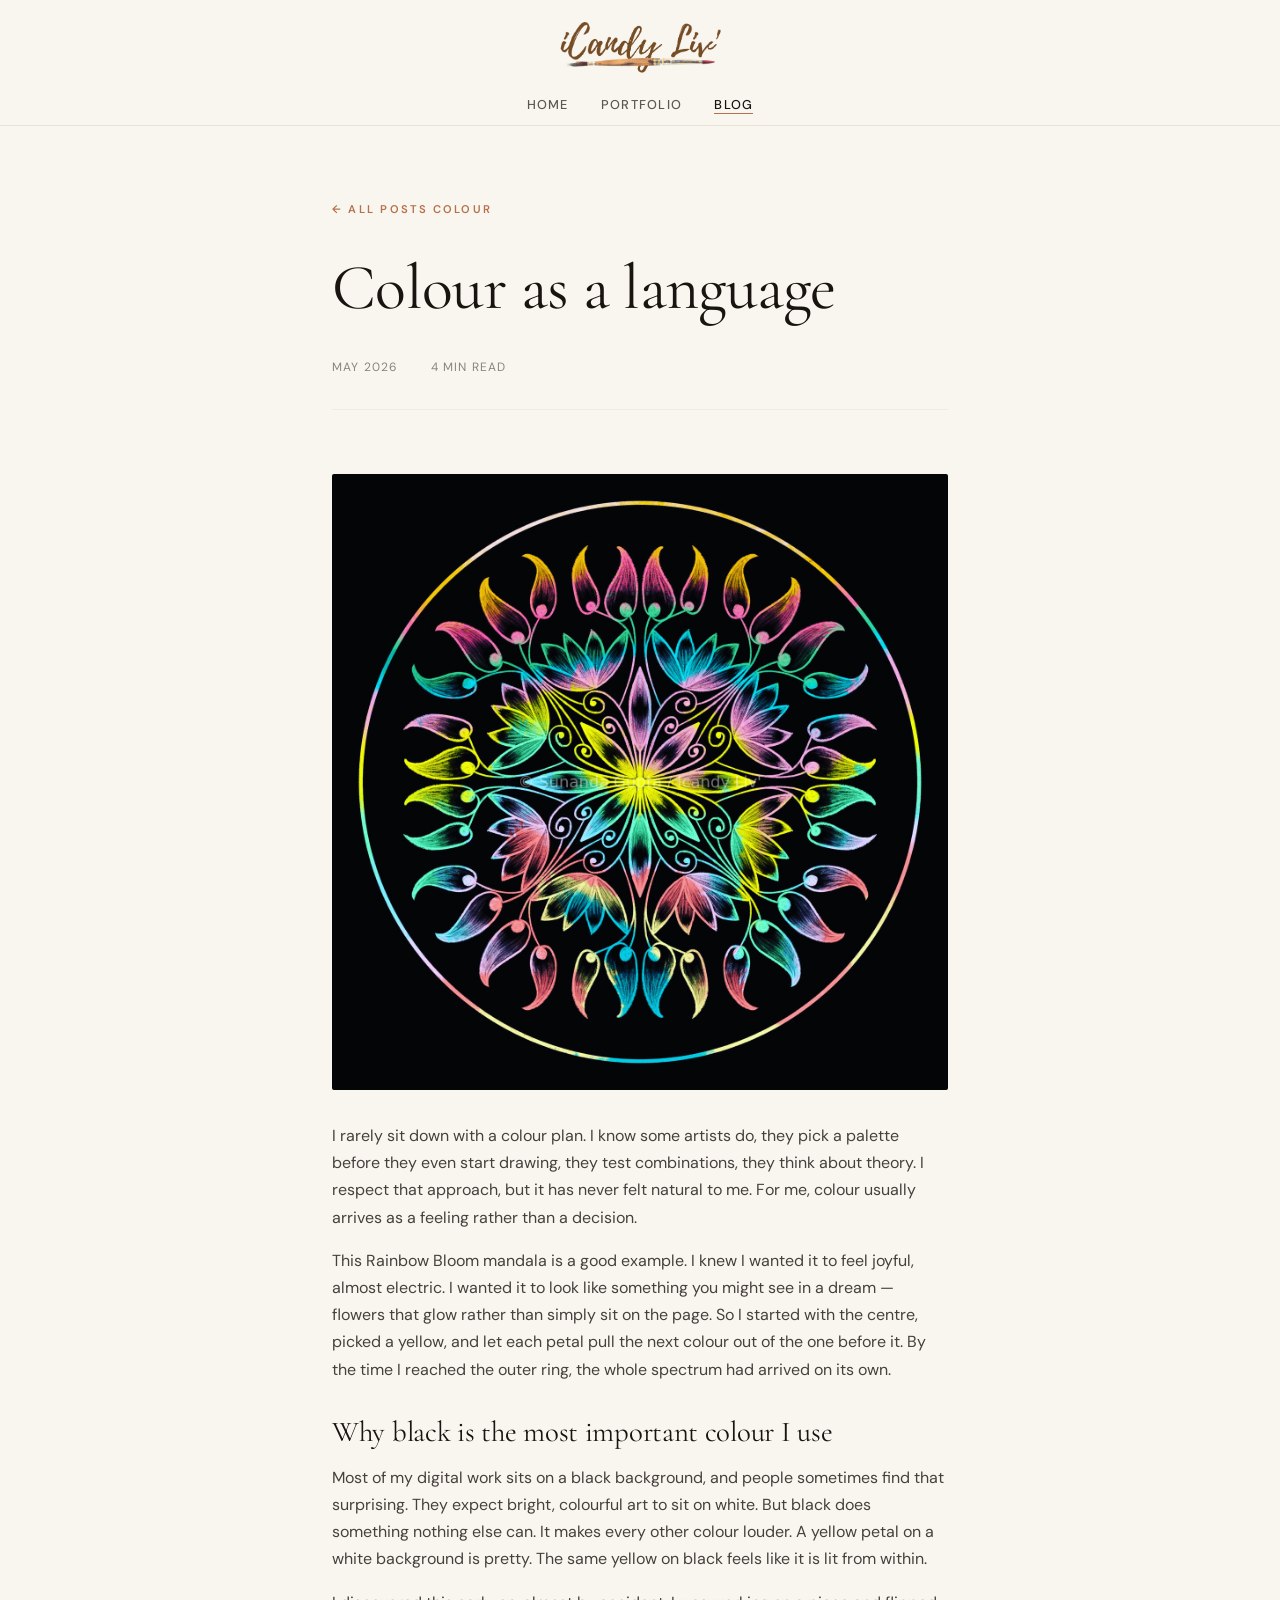
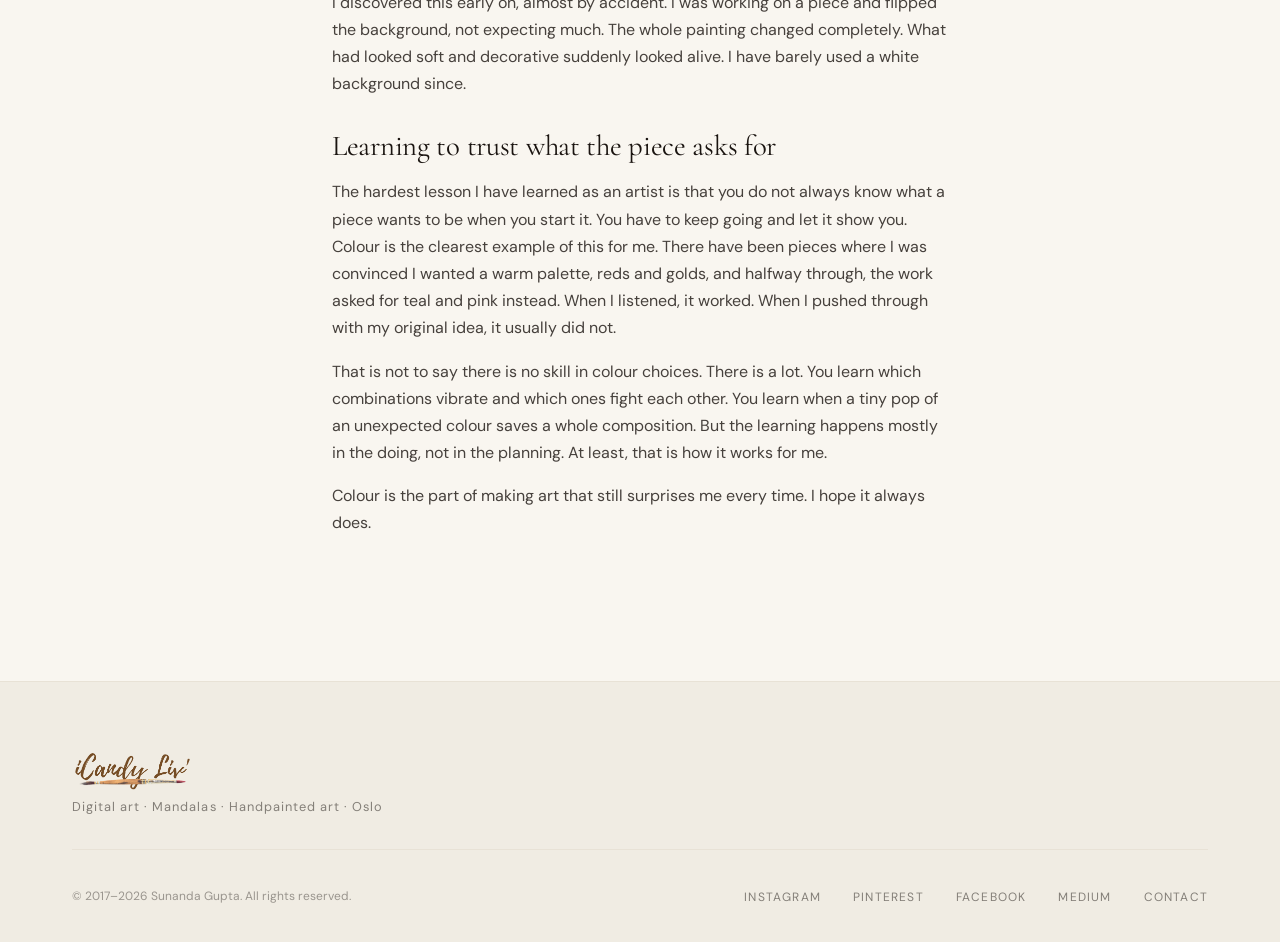
<file: blog/post-2.html>
<!DOCTYPE html>
<html lang="en">
<head>
  <meta charset="UTF-8" />
  <link rel="icon" type="image/x-icon" href="../favicon.ico" />
  <link rel="icon" type="image/png" sizes="32x32" href="../favicon-32.png" />
  <link rel="apple-touch-icon" sizes="180x180" href="../apple-touch-icon.png" />
  <meta name="viewport" content="width=device-width, initial-scale=1.0" />
  <title>Colour as a language — iCandy Liv'</title>
  <meta name="description" content="I rarely plan my colour choices in advance. Most of the time, a piece tells me what it needs. How Sunanda Gupta learned to trust that instinct." />
  <meta property="og:title" content="Colour as a language" />
  <meta property="og:description" content="I rarely plan my colour choices in advance. Most of the time, a piece tells me what it needs. How I learned to trust that instinct." />
  <meta property="og:image" content="https://sunanda-gupta.github.io/IcandyLiv/images/IMG_007.jpg" />
  <meta property="og:url" content="https://sunanda-gupta.github.io/IcandyLiv/blog/post-2.html" />
  <meta property="og:type" content="article" />
  <meta property="og:site_name" content="iCandy Liv'" />
  <link rel="preconnect" href="https://fonts.googleapis.com" />
  <link rel="preconnect" href="https://fonts.gstatic.com" crossorigin />
  <link rel="preconnect" href="https://fonts.gstatic.com" crossorigin />
  <link href="https://fonts.googleapis.com/css2?family=Great+Vibes&family=Cormorant+Garamond:ital,wght@0,300;0,400;0,600;1,300;1,400&family=DM+Sans:wght@400;500;600&display=swap" rel="stylesheet" />
  <link rel="stylesheet" href="../css/style.css" />
</head>
<body>

  <nav>
  <a href="../index.html" class="nav-logo"><img src="../logo.png" alt="iCandy Liv'" style="height:70px;width:auto;display:block;" /></a>
  <ul class="nav-links">
    <li><a href="../index.html">Home</a></li>
    <li><a href="../portfolio.html">Portfolio</a></li>
    <li><a href="../blog.html" class="active">Blog</a></li>
  </ul>
</nav>

  <article class="blog-post container">
    <a href="../blog.html" class="eyebrow" style="display:inline-block;margin-bottom:1rem;">← All posts</a>
    <span class="eyebrow">Colour</span>
    <h1>Colour as a language</h1>
    <div class="post-meta">
      <span>May 2026</span>
      <span>4 min read</span>
    </div>

    <img src="../images/IMG_007.jpg" alt="Rainbow floral mandala by Sunanda Gupta" class="post-image" style="border-radius:2px;" />

    <div class="post-body">
      <p>I rarely sit down with a colour plan. I know some artists do, they pick a palette before they even start drawing, they test combinations, they think about theory. I respect that approach, but it has never felt natural to me. For me, colour usually arrives as a feeling rather than a decision.</p>

      <p>This Rainbow Bloom mandala is a good example. I knew I wanted it to feel joyful, almost electric. I wanted it to look like something you might see in a dream — flowers that glow rather than simply sit on the page. So I started with the centre, picked a yellow, and let each petal pull the next colour out of the one before it. By the time I reached the outer ring, the whole spectrum had arrived on its own.</p>

      <h2>Why black is the most important colour I use</h2>

      <p>Most of my digital work sits on a black background, and people sometimes find that surprising. They expect bright, colourful art to sit on white. But black does something nothing else can. It makes every other colour louder. A yellow petal on a white background is pretty. The same yellow on black feels like it is lit from within.</p>

      <p>I discovered this early on, almost by accident. I was working on a piece and flipped the background, not expecting much. The whole painting changed completely. What had looked soft and decorative suddenly looked alive. I have barely used a white background since.</p>

      <h2>Learning to trust what the piece asks for</h2>

      <p>The hardest lesson I have learned as an artist is that you do not always know what a piece wants to be when you start it. You have to keep going and let it show you. Colour is the clearest example of this for me. There have been pieces where I was convinced I wanted a warm palette, reds and golds, and halfway through, the work asked for teal and pink instead. When I listened, it worked. When I pushed through with my original idea, it usually did not.</p>

      <p>That is not to say there is no skill in colour choices. There is a lot. You learn which combinations vibrate and which ones fight each other. You learn when a tiny pop of an unexpected colour saves a whole composition. But the learning happens mostly in the doing, not in the planning. At least, that is how it works for me.</p>

      <p>Colour is the part of making art that still surprises me every time. I hope it always does.</p>
    </div>
  </article>

  <footer>
    <div class="container">
      <a href="../index.html" class="footer-logo"><img src="../logo.png" alt="iCandy Liv'" style="height:50px;width:auto;" /></a>
      <p class="footer-tagline">Digital art · Mandalas · Handpainted art · Oslo</p>
      <div class="footer-inner">
        <span class="copyright">© 2017–2026 Sunanda Gupta. All rights reserved.</span>
        <ul class="footer-links">
          <li><a href="https://www.instagram.com/icandyliv/" target="_blank" rel="noopener">Instagram</a></li>
          <li><a href="https://no.pinterest.com/guptasunanda19/" target="_blank" rel="noopener">Pinterest</a></li>
          <li><a href="https://www.facebook.com/icandyliv/" target="_blank" rel="noopener">Facebook</a></li>
          <li><a href="https://medium.com/@sunandagupta" target="_blank" rel="noopener">Medium</a></li>
          <li><a href="mailto:icandyliv@gmail.com">Contact</a></li>
        </ul>
      </div>
    </div>
  </footer>

</body>
</html>
</file>
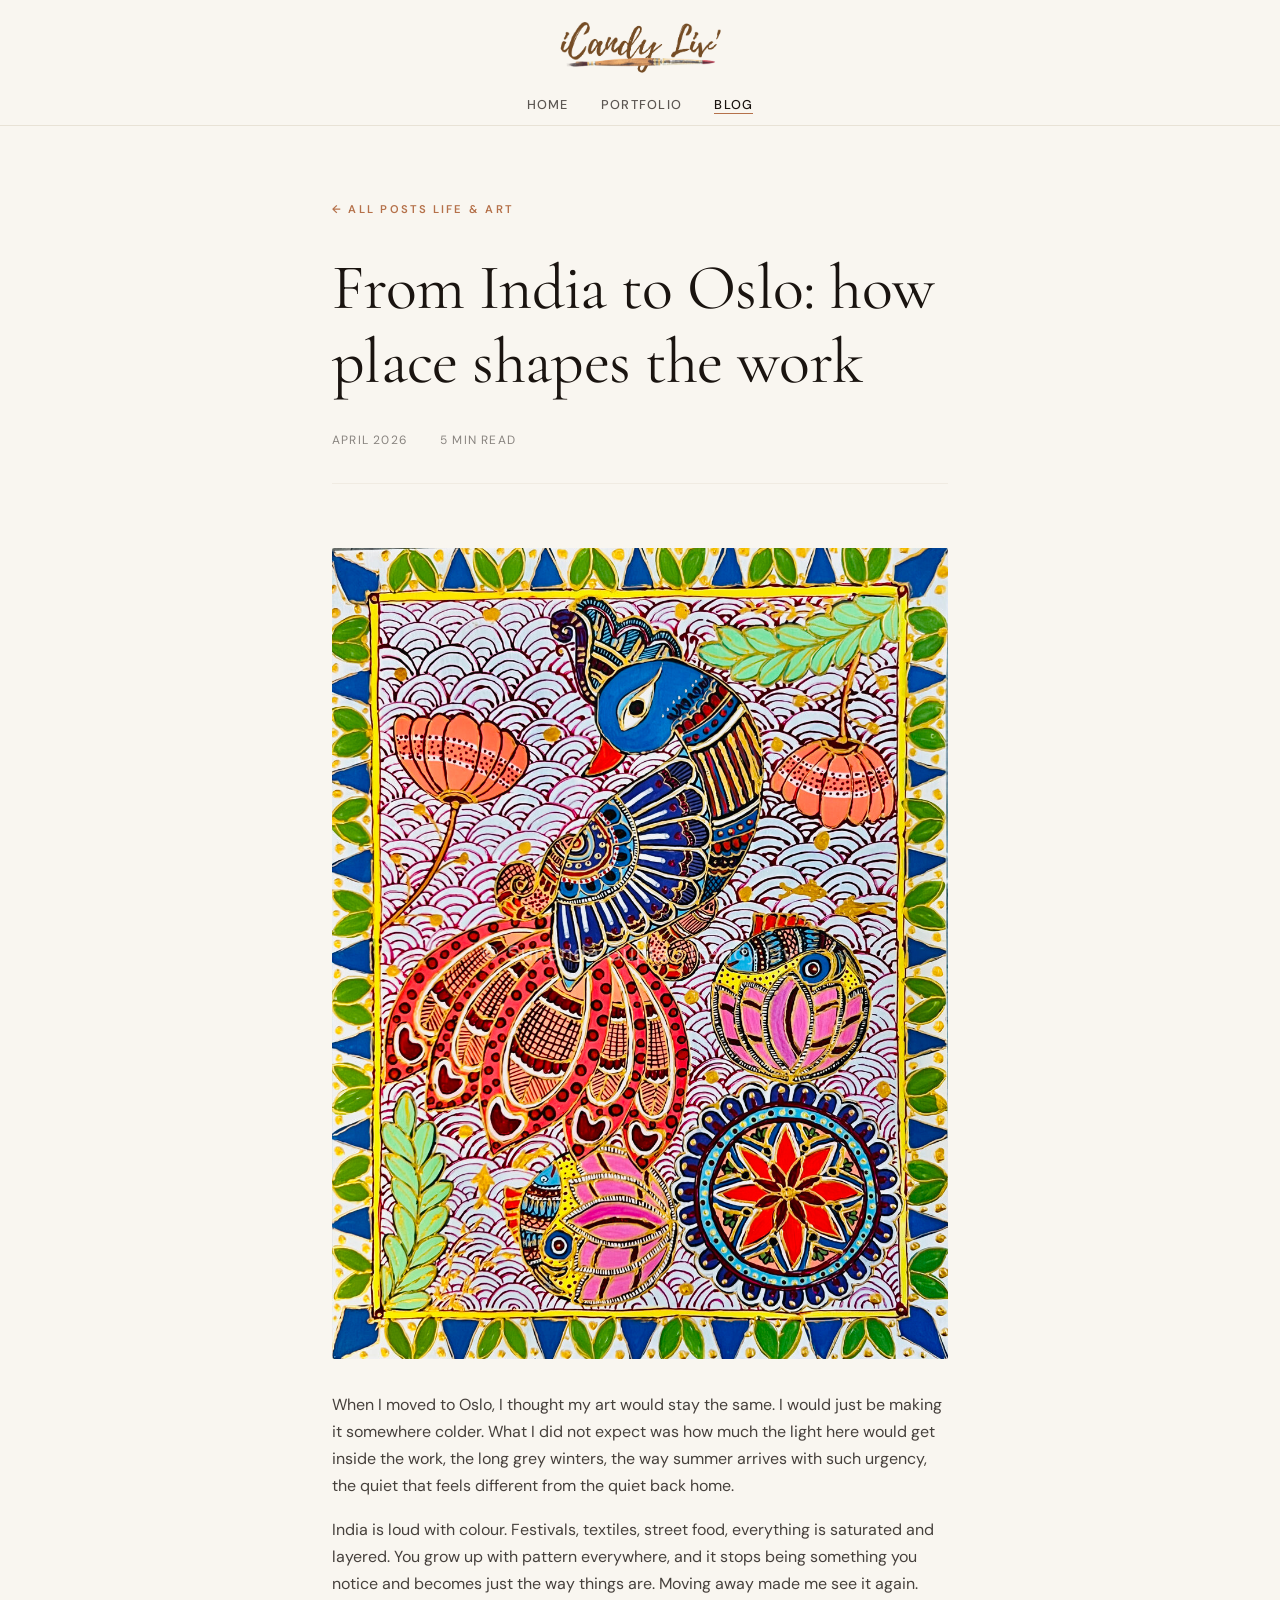
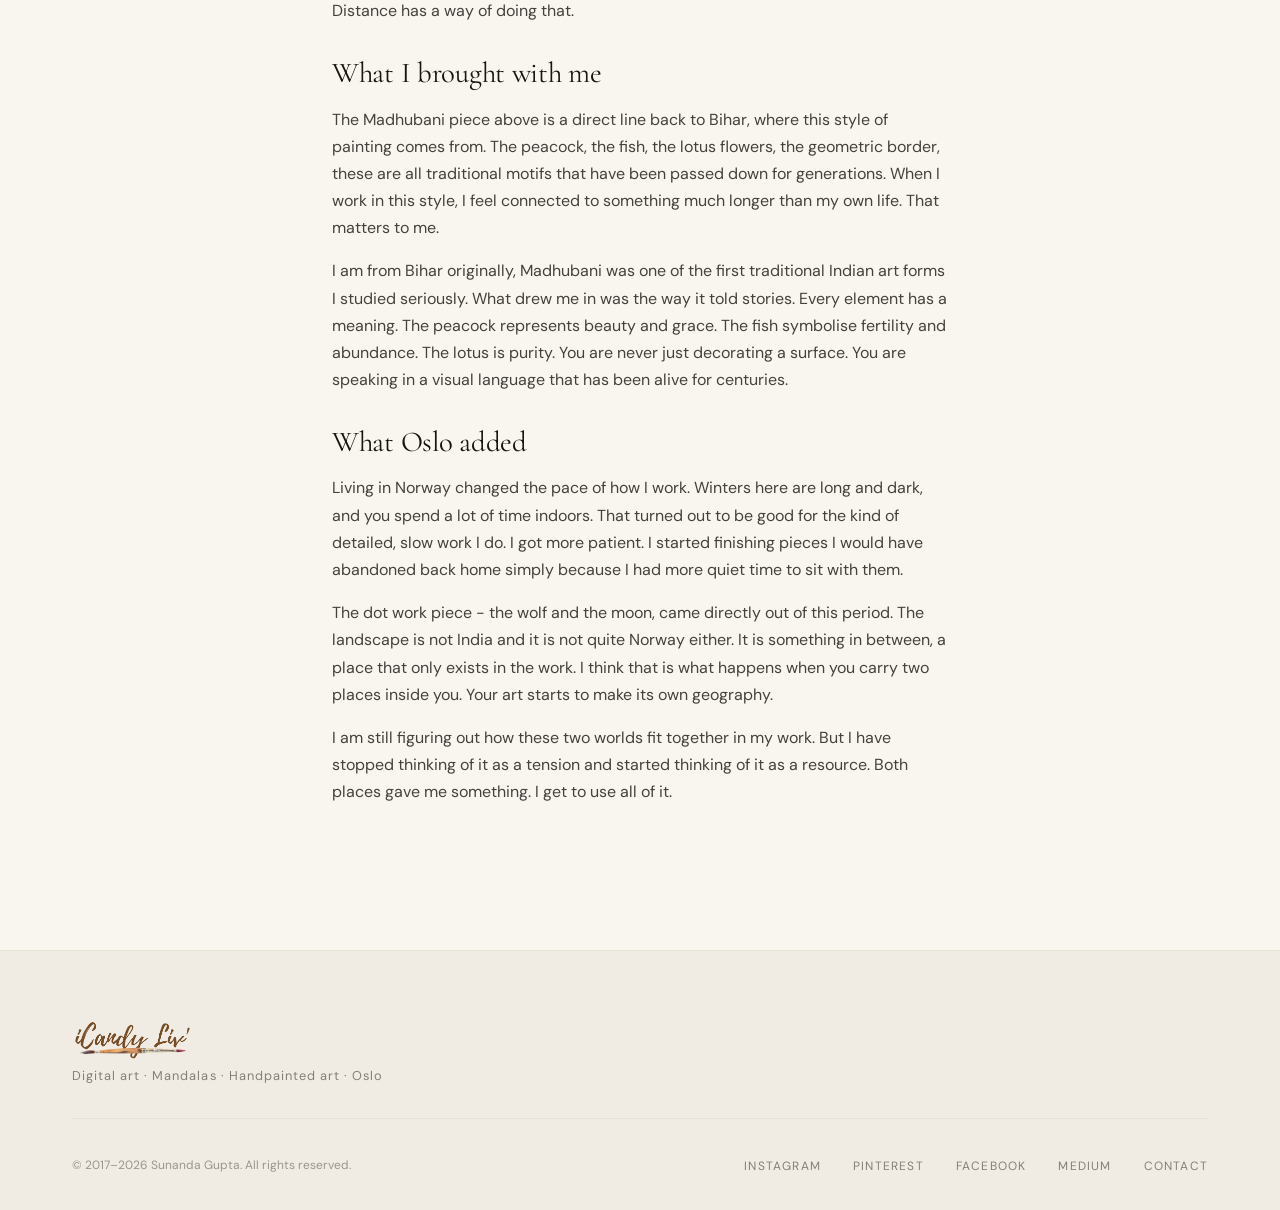
<file: blog/post-3.html>
<!DOCTYPE html>
<html lang="en">
<head>
  <meta charset="UTF-8" />
  <link rel="icon" type="image/x-icon" href="../favicon.ico" />
  <link rel="icon" type="image/png" sizes="32x32" href="../favicon-32.png" />
  <link rel="apple-touch-icon" sizes="180x180" href="../apple-touch-icon.png" />
  <meta name="viewport" content="width=device-width, initial-scale=1.0" />
  <title>From India to Oslo: how place shapes the work — iCandy Liv'</title>
  <meta name="description" content="Moving countries changes the way you see things. Sunanda Gupta on how living in Oslo changed the way she paints." />
  <meta property="og:title" content="From India to Oslo: how place shapes the work" />
  <meta property="og:description" content="Moving countries changes the way you see things. On how living in Oslo changed the way I paint." />
  <meta property="og:image" content="https://sunanda-gupta.github.io/IcandyLiv/images/IMG_0175.jpg" />
  <meta property="og:url" content="https://sunanda-gupta.github.io/IcandyLiv/blog/post-3.html" />
  <meta property="og:type" content="article" />
  <meta property="og:site_name" content="iCandy Liv'" />
  <link rel="preconnect" href="https://fonts.googleapis.com" />
  <link rel="preconnect" href="https://fonts.gstatic.com" crossorigin />
  <link rel="preconnect" href="https://fonts.gstatic.com" crossorigin />
  <link href="https://fonts.googleapis.com/css2?family=Great+Vibes&family=Cormorant+Garamond:ital,wght@0,300;0,400;0,600;1,300;1,400&family=DM+Sans:wght@400;500;600&display=swap" rel="stylesheet" />
  <link rel="stylesheet" href="../css/style.css" />
</head>
<body>

 <nav>
  <a href="../index.html" class="nav-logo"><img src="../logo.png" alt="iCandy Liv'" style="height:70px;width:auto;display:block;" /></a>
  <ul class="nav-links">
    <li><a href="../index.html">Home</a></li>
    <li><a href="../portfolio.html">Portfolio</a></li>
    <li><a href="../blog.html" class="active">Blog</a></li>
  </ul>
</nav>

  <article class="blog-post container">
    <a href="../blog.html" class="eyebrow" style="display:inline-block;margin-bottom:1rem;">← All posts</a>
    <span class="eyebrow">Life &amp; Art</span>
    <h1>From India to Oslo: how place shapes the work</h1>
    <div class="post-meta">
      <span>April 2026</span>
      <span>5 min read</span>
    </div>

    <img src="../images/IMG_0175.jpg" alt="Madhubani style peacock painting by Sunanda Gupta" class="post-image" style="border-radius:2px;" />

    <div class="post-body">
      <p>When I moved to Oslo, I thought my art would stay the same. I would just be making it somewhere colder. What I did not expect was how much the light here would get inside the work, the long grey winters, the way summer arrives with such urgency, the quiet that feels different from the quiet back home.</p>

      <p>India is loud with colour. Festivals, textiles, street food, everything is saturated and layered. You grow up with pattern everywhere, and it stops being something you notice and becomes just the way things are. Moving away made me see it again. Distance has a way of doing that.</p>

      <h2>What I brought with me</h2>

      <p>The Madhubani piece above is a direct line back to Bihar, where this style of painting comes from. The peacock, the fish, the lotus flowers, the geometric border, these are all traditional motifs that have been passed down for generations. When I work in this style, I feel connected to something much longer than my own life. That matters to me.</p>

      <p>I am from Bihar originally, Madhubani was one of the first traditional Indian art forms I studied seriously. What drew me in was the way it told stories. Every element has a meaning. The peacock represents beauty and grace. The fish symbolise fertility and abundance. The lotus is purity. You are never just decorating a surface. You are speaking in a visual language that has been alive for centuries.</p>

      <h2>What Oslo added</h2>

      <p>Living in Norway changed the pace of how I work. Winters here are long and dark, and you spend a lot of time indoors. That turned out to be good for the kind of detailed, slow work I do. I got more patient. I started finishing pieces I would have abandoned back home simply because I had more quiet time to sit with them.</p>

      <p>The dot work piece - the wolf and the moon, came directly out of this period. The landscape is not India and it is not quite Norway either. It is something in between, a place that only exists in the work. I think that is what happens when you carry two places inside you. Your art starts to make its own geography.</p>

      <p>I am still figuring out how these two worlds fit together in my work. But I have stopped thinking of it as a tension and started thinking of it as a resource. Both places gave me something. I get to use all of it.</p>
    </div>
  </article>

  <footer>
    <div class="container">
      <a href="../index.html" class="footer-logo"><img src="../logo.png" alt="iCandy Liv'" style="height:50px;width:auto;" /></a>
      <p class="footer-tagline">Digital art · Mandalas · Handpainted art · Oslo</p>
      <div class="footer-inner">
        <span class="copyright">© 2017–2026 Sunanda Gupta. All rights reserved.</span>
        <ul class="footer-links">
          <li><a href="https://www.instagram.com/icandyliv/" target="_blank" rel="noopener">Instagram</a></li>
          <li><a href="https://no.pinterest.com/guptasunanda19/" target="_blank" rel="noopener">Pinterest</a></li>
          <li><a href="https://www.facebook.com/icandyliv/" target="_blank" rel="noopener">Facebook</a></li>
          <li><a href="https://medium.com/@sunandagupta" target="_blank" rel="noopener">Medium</a></li>
          <li><a href="mailto:icandyliv@gmail.com">Contact</a></li>
        </ul>
      </div>
    </div>
  </footer>

</body>
</html>
</file>
<file: css/style.css>
/* =========================================
   DESIGN TOKENS
   ========================================= */
:root {
  --ink: #1a1410;
  --paper: #f9f6f0;
  --dust: #e8e2d6;
  --clay: #b5714a;
  --mist: #8a9ba8;
  --soft: #f0ece3;

  --font-display: 'Cormorant Garamond', Georgia, serif;
  --font-logo: 'Great Vibes', cursive;
  --font-body: 'DM Sans', system-ui, sans-serif;

  --space-xs: 0.5rem;
  --space-sm: 1rem;
  --space-md: 2rem;
  --space-lg: 4rem;
  --space-xl: 8rem;

  --max-width: 1200px;
  --radius: 2px;
}

/* =========================================
   RESET & BASE
   ========================================= */
*, *::before, *::after { box-sizing: border-box; margin: 0; padding: 0; }

html { scroll-behavior: smooth; }

body {
  font-family: var(--font-body);
  background: var(--paper);
  color: var(--ink);
  font-size: 1rem;
  line-height: 1.7;
  -webkit-font-smoothing: antialiased;
}

img { display: block; max-width: 100%; }
a { color: inherit; text-decoration: none; }

/* =========================================
   TYPOGRAPHY
   ========================================= */
h1, h2, h3, h4 {
  font-family: var(--font-display);
  font-weight: 400;
  line-height: 1.15;
  letter-spacing: -0.01em;
}

h1 { font-size: clamp(3rem, 8vw, 6.5rem); }
h2 { font-size: clamp(2rem, 4vw, 3.5rem); }
h3 { font-size: clamp(1.4rem, 2.5vw, 2rem); }

.eyebrow {
  font-family: var(--font-body);
  font-size: 0.7rem;
  font-weight: 600;
  letter-spacing: 0.2em;
  text-transform: uppercase;
  color: var(--clay);
}

/* =========================================
   LAYOUT
   ========================================= */
.container {
  max-width: var(--max-width);
  margin: 0 auto;
  padding: 0 var(--space-md);
}

section { padding: var(--space-lg) 0; }

/* =========================================
   NAVIGATION
   ========================================= */
nav {
  position: fixed;
  top: 0;
  left: 0;
  right: 0;
  z-index: 100;
  padding: 0.75rem var(--space-md) 0;
  display: flex;
  flex-direction: column;
  align-items: center;
  background: rgba(249, 246, 240, 0.92);
  backdrop-filter: blur(10px);
  border-bottom: 1px solid var(--dust);
}

.nav-logo {
  font-family: var(--font-logo);
  font-size: 2rem;
  color: #3b1f0f;
  letter-spacing: 0.02em;
}

.nav-links {
  display: flex;
  gap: var(--space-md);
  list-style: none;
  padding: 0.5rem 0;
}

.nav-links a {
  font-size: 0.8rem;
  font-weight: 500;
  letter-spacing: 0.1em;
  text-transform: uppercase;
  color: var(--ink);
  opacity: 0.7;
  transition: opacity 0.2s;
}

.nav-links a:hover,
.nav-links a.active { opacity: 1; }

.nav-links a.active { border-bottom: 1.5px solid var(--clay); }

/* =========================================
   HERO
   ========================================= */
.hero {
  min-height: 100vh;
  display: grid;
  grid-template-columns: 1fr 1fr;
  align-items: center;
  gap: var(--space-lg);
  padding-top: 130px;
}

.hero-text { padding: var(--space-lg) 0; }

.hero-text h1 {
  margin: var(--space-sm) 0 var(--space-md);
}

.hero-text p {
  font-size: 1.1rem;
  color: var(--ink);
  opacity: 0.65;
  max-width: 40ch;
  margin-bottom: var(--space-md);
}

.hero-image {
  position: relative;
  height: 100vh;
  overflow: hidden;
}

.hero-image .placeholder-art {
  width: 100%;
  height: 100%;
  background: linear-gradient(135deg, #d4a574 0%, #8a6540 30%, #3d2b1f 60%, #b5714a 100%);
  position: relative;
  display: flex;
  align-items: center;
  justify-content: center;
}

.hero-image .placeholder-art::after {
  content: '';
  position: absolute;
  inset: 0;
  background: url("data:image/svg+xml,%3Csvg viewBox='0 0 200 200' xmlns='http://www.w3.org/2000/svg'%3E%3Cfilter id='noise'%3E%3CfeTurbulence type='fractalNoise' baseFrequency='0.9' numOctaves='4' stitchTiles='stitch'/%3E%3C/filter%3E%3Crect width='100%25' height='100%25' filter='url(%23noise)' opacity='0.15'/%3E%3C/svg%3E");
  opacity: 0.4;
  mix-blend-mode: overlay;
}

.art-label {
  position: absolute;
  bottom: var(--space-md);
  left: var(--space-md);
  color: rgba(255,255,255,0.7);
  font-size: 0.7rem;
  letter-spacing: 0.15em;
  text-transform: uppercase;
}

/* =========================================
   BUTTONS
   ========================================= */
.btn {
  display: inline-block;
  padding: 0.75rem 2rem;
  font-size: 0.8rem;
  font-weight: 600;
  letter-spacing: 0.12em;
  text-transform: uppercase;
  border: 1.5px solid var(--ink);
  transition: all 0.2s;
  cursor: pointer;
}

.btn:hover {
  background: var(--ink);
  color: var(--paper);
}

.btn-clay {
  background: var(--clay);
  color: var(--paper);
  border-color: var(--clay);
}

.btn-clay:hover {
  background: var(--ink);
  border-color: var(--ink);
  color: var(--paper);
}

/* =========================================
   PORTFOLIO GRID
   ========================================= */
.section-header {
  display: flex;
  justify-content: space-between;
  align-items: flex-end;
  margin-bottom: var(--space-lg);
  padding-bottom: var(--space-sm);
  border-bottom: 1px solid var(--dust);
}

.portfolio-grid {
  display: grid;
  grid-template-columns: repeat(3, 1fr);
  gap: 1.5rem;
}

.portfolio-grid.large {
  grid-template-columns: repeat(3, 1fr);
  gap: 1.5rem;
}

.art-card {
  position: relative;
  overflow: hidden;
  cursor: pointer;
}

.art-card .art-thumb {
  aspect-ratio: 4/5;
  overflow: hidden;
}

.art-card .art-thumb .color-block {
  width: 100%;
  height: 100%;
  transition: transform 0.5s cubic-bezier(0.25, 0.46, 0.45, 0.94);
}

.art-card:hover .color-block { transform: scale(1.04); }

.art-card .art-info {
  padding: 0.75rem 0;
  display: flex;
  justify-content: space-between;
  align-items: baseline;
}

.art-card .art-title {
  font-family: var(--font-display);
  font-size: 1.1rem;
}

.art-card .art-medium {
  font-size: 0.7rem;
  letter-spacing: 0.1em;
  text-transform: uppercase;
  opacity: 0.5;
}

/* Art color palettes for placeholder images */
.c1 { background: linear-gradient(160deg, #c9956a, #7a4f3a, #2d1f15); }
.c2 { background: linear-gradient(200deg, #8faab8, #4a6b7a, #1c3040); }
.c3 { background: linear-gradient(140deg, #d4b896, #9c6e4a, #5c3a22); }
.c4 { background: linear-gradient(170deg, #b8c9a8, #6b8a5e, #2d4228); }
.c5 { background: linear-gradient(150deg, #c8a8b8, #8a5a7a, #3d1f30); }
.c6 { background: linear-gradient(180deg, #d4c496, #a08840, #5c4a10); }

/* =========================================
   ABOUT STRIP
   ========================================= */
.about-strip {
  background: var(--ink);
  color: var(--paper);
  padding: var(--space-lg) 0;
}

.about-strip .container {
  display: grid;
  grid-template-columns: 1fr 1fr;
  gap: var(--space-xl);
  align-items: center;
}

.about-strip h2 { color: var(--paper); margin: var(--space-sm) 0 var(--space-md); }
.about-strip p { opacity: 0.65; margin-bottom: var(--space-md); }
.about-strip .btn { border-color: var(--paper); color: var(--paper); }
.about-strip .btn:hover { background: var(--paper); color: var(--ink); }

.about-media {
  display: grid;
  grid-template-columns: 1fr 1fr;
  gap: 1rem;
}

.about-swatch {
  aspect-ratio: 1;
  border-radius: var(--radius);
}

/* =========================================
   BLOG SECTION
   ========================================= */
.blog-grid {
  display: grid;
  grid-template-columns: repeat(3, 1fr);
  gap: var(--space-md);
}

.blog-card {
  border-top: 1.5px solid var(--dust);
  padding-top: var(--space-sm);
}

.blog-card .blog-date {
  font-size: 0.7rem;
  letter-spacing: 0.15em;
  text-transform: uppercase;
  opacity: 0.45;
  margin-bottom: var(--space-xs);
}

.blog-card h3 {
  font-size: 1.3rem;
  margin-bottom: var(--space-xs);
  transition: color 0.2s;
}

.blog-card:hover h3 { color: var(--clay); }

.blog-card p {
  font-size: 0.9rem;
  opacity: 0.65;
  margin-bottom: var(--space-sm);
}

.read-more {
  font-size: 0.75rem;
  font-weight: 600;
  letter-spacing: 0.12em;
  text-transform: uppercase;
  color: var(--clay);
  border-bottom: 1px solid var(--clay);
  padding-bottom: 1px;
}

/* =========================================
   FOOTER
   ========================================= */
footer {
  background: var(--soft);
  border-top: 1px solid var(--dust);
  padding: var(--space-lg) 0 var(--space-md);
}

.footer-inner {
  display: flex;
  justify-content: space-between;
  align-items: center;
  padding-top: var(--space-md);
  border-top: 1px solid var(--dust);
  margin-top: var(--space-md);
}

.footer-logo {
  font-family: var(--font-logo);
  font-size: 2.8rem;
  color: #3b1f0f;
  margin-bottom: var(--space-xs);
}

.footer-tagline {
  font-size: 0.8rem;
  opacity: 0.5;
  letter-spacing: 0.08em;
}

.footer-links {
  list-style: none;
  display: flex;
  gap: var(--space-md);
}

.footer-links a {
  font-size: 0.75rem;
  letter-spacing: 0.1em;
  text-transform: uppercase;
  opacity: 0.5;
  transition: opacity 0.2s;
}

.footer-links a:hover { opacity: 1; }

.copyright {
  font-size: 0.75rem;
  opacity: 0.4;
}

/* =========================================
   PAGE HEADER (portfolio/blog pages)
   ========================================= */
.page-header {
  padding-top: calc(130px + var(--space-lg));
  padding-bottom: var(--space-lg);
  border-bottom: 1px solid var(--dust);
  margin-bottom: var(--space-lg);
}

.page-header h1 {
  font-size: clamp(2.5rem, 6vw, 5rem);
  margin: var(--space-xs) 0 var(--space-sm);
}

.page-header p {
  font-size: 1.1rem;
  opacity: 0.6;
  max-width: 50ch;
}

/* =========================================
   FILTER TABS
   ========================================= */
.filter-tabs {
  display: flex;
  gap: var(--space-sm);
  margin-bottom: var(--space-lg);
  flex-wrap: wrap;
}

.filter-tab {
  font-size: 0.75rem;
  font-weight: 600;
  letter-spacing: 0.1em;
  text-transform: uppercase;
  padding: 0.4rem 1.2rem;
  border: 1.5px solid var(--dust);
  cursor: pointer;
  transition: all 0.2s;
  background: none;
  font-family: var(--font-body);
}

.filter-tab:hover,
.filter-tab.active {
  background: var(--ink);
  color: var(--paper);
  border-color: var(--ink);
}

/* =========================================
   BLOG POST PAGE
   ========================================= */
.blog-post {
  max-width: 680px;
  margin: 0 auto;
  padding-top: calc(130px + var(--space-lg));
  padding-bottom: var(--space-xl);
}

.blog-post h1 {
  font-size: clamp(2rem, 5vw, 4rem);
  margin: var(--space-sm) 0 var(--space-md);
}

.post-meta {
  display: flex;
  gap: var(--space-md);
  font-size: 0.75rem;
  letter-spacing: 0.1em;
  text-transform: uppercase;
  opacity: 0.5;
  margin-bottom: var(--space-lg);
  padding-bottom: var(--space-md);
  border-bottom: 1px solid var(--dust);
}

.blog-post .post-body h2 {
  font-size: 1.8rem;
  margin: var(--space-md) 0 var(--space-sm);
}

.blog-post .post-body p { margin-bottom: var(--space-sm); opacity: 0.8; }

.blog-post .post-image {
  width: 100%;
  margin: var(--space-md) 0;
}

/* =========================================
   RESPONSIVE
   ========================================= */
@media (max-width: 900px) {
  .hero { grid-template-columns: 1fr; }
  .hero-image { height: 60vw; }
  .portfolio-grid { grid-template-columns: repeat(2, 1fr); }
  .blog-grid { grid-template-columns: repeat(2, 1fr); }
  .about-strip .container { grid-template-columns: 1fr; gap: var(--space-lg); }
}

@media (max-width: 600px) {
  .portfolio-grid, .portfolio-grid.large, .blog-grid { grid-template-columns: 1fr; }
  .nav-links { gap: var(--space-sm); }
  .section-header { flex-direction: column; align-items: flex-start; gap: var(--space-sm); }
}

@media (prefers-reduced-motion: reduce) {
  * { transition: none !important; transform: none !important; }
}
</file>
